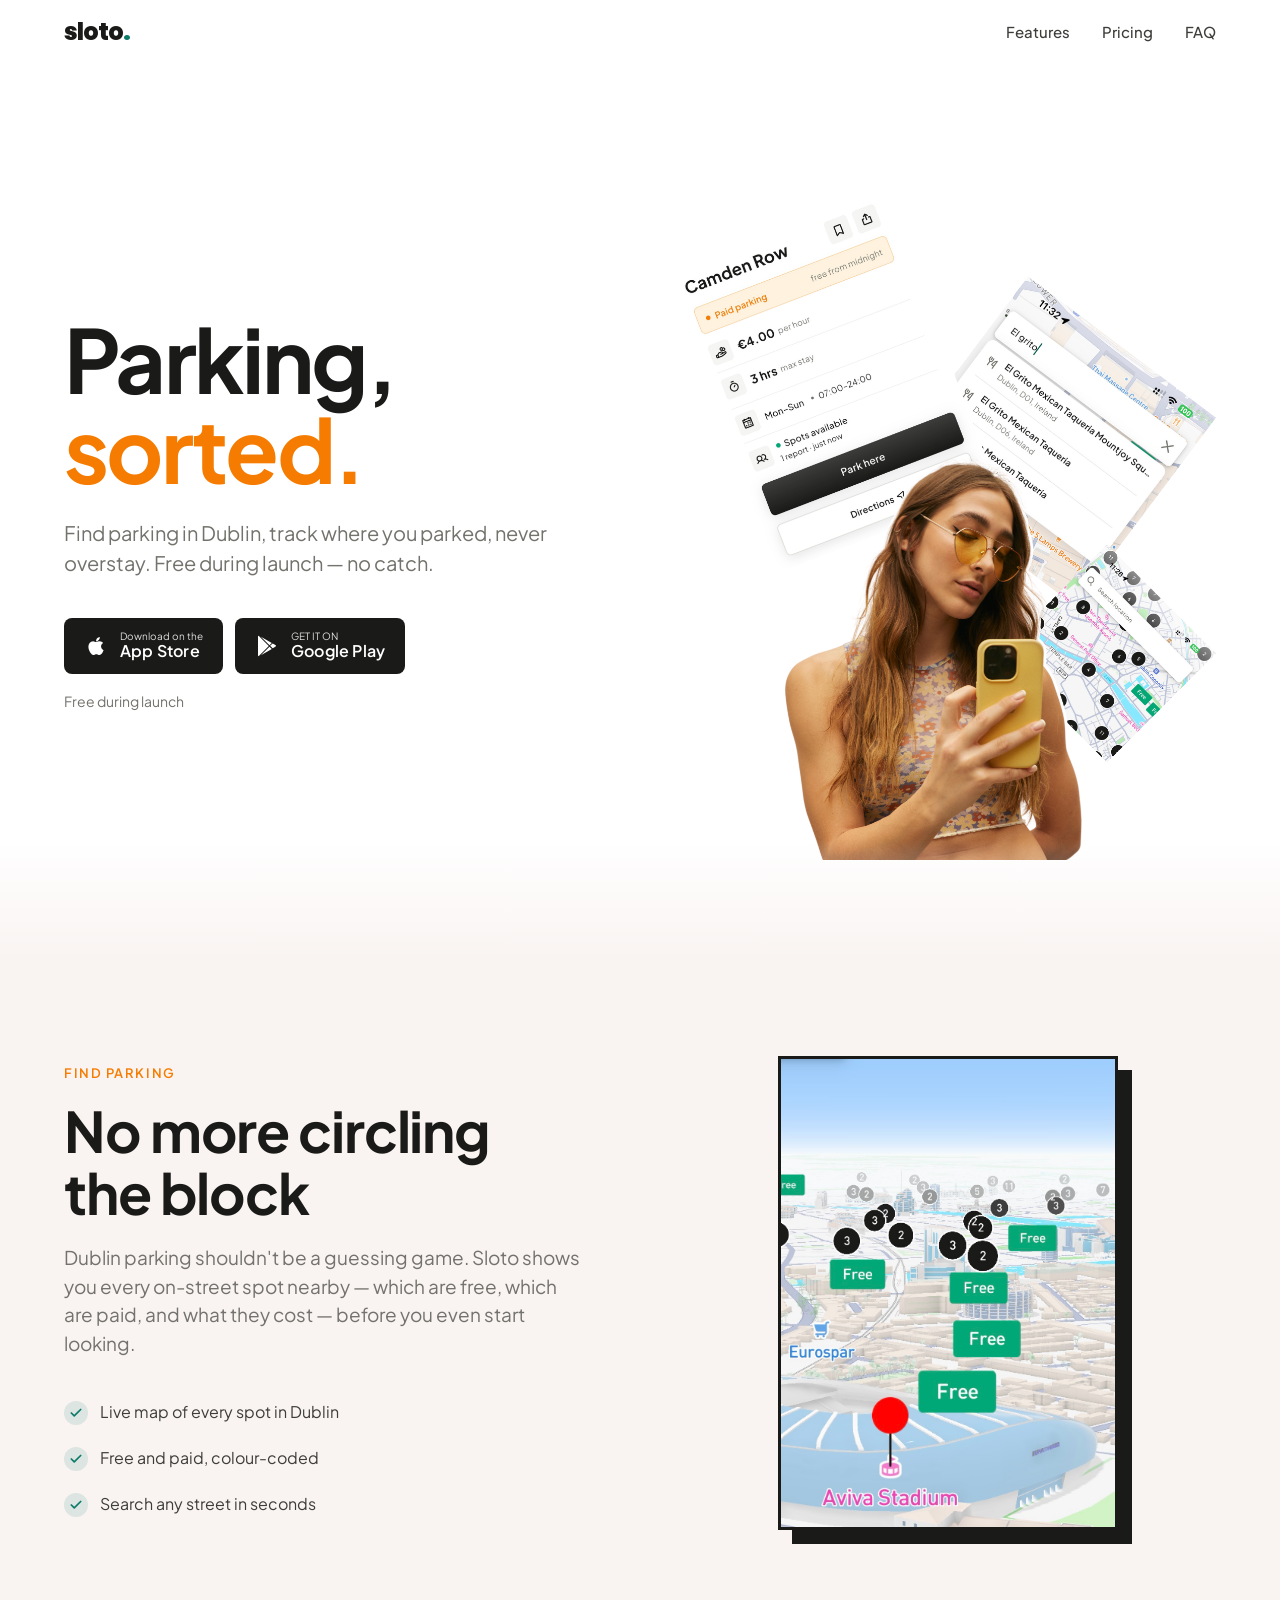
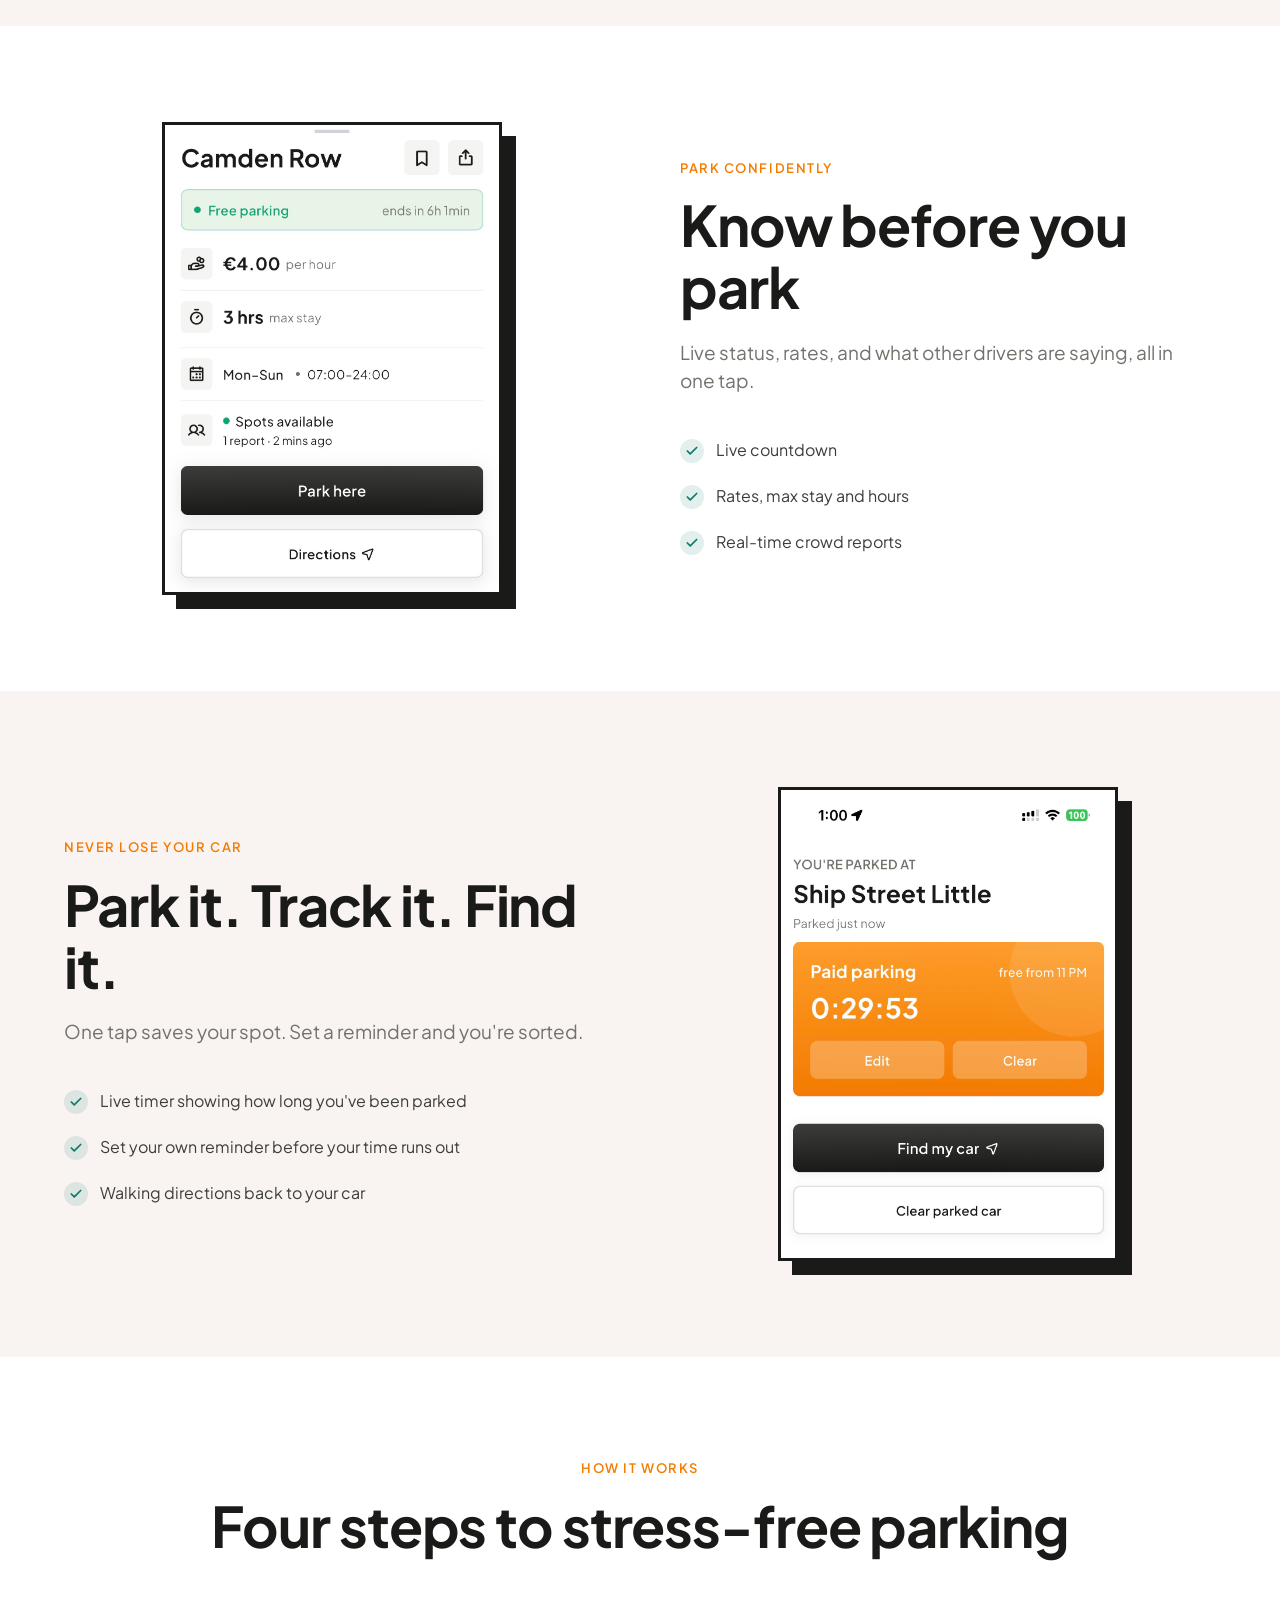
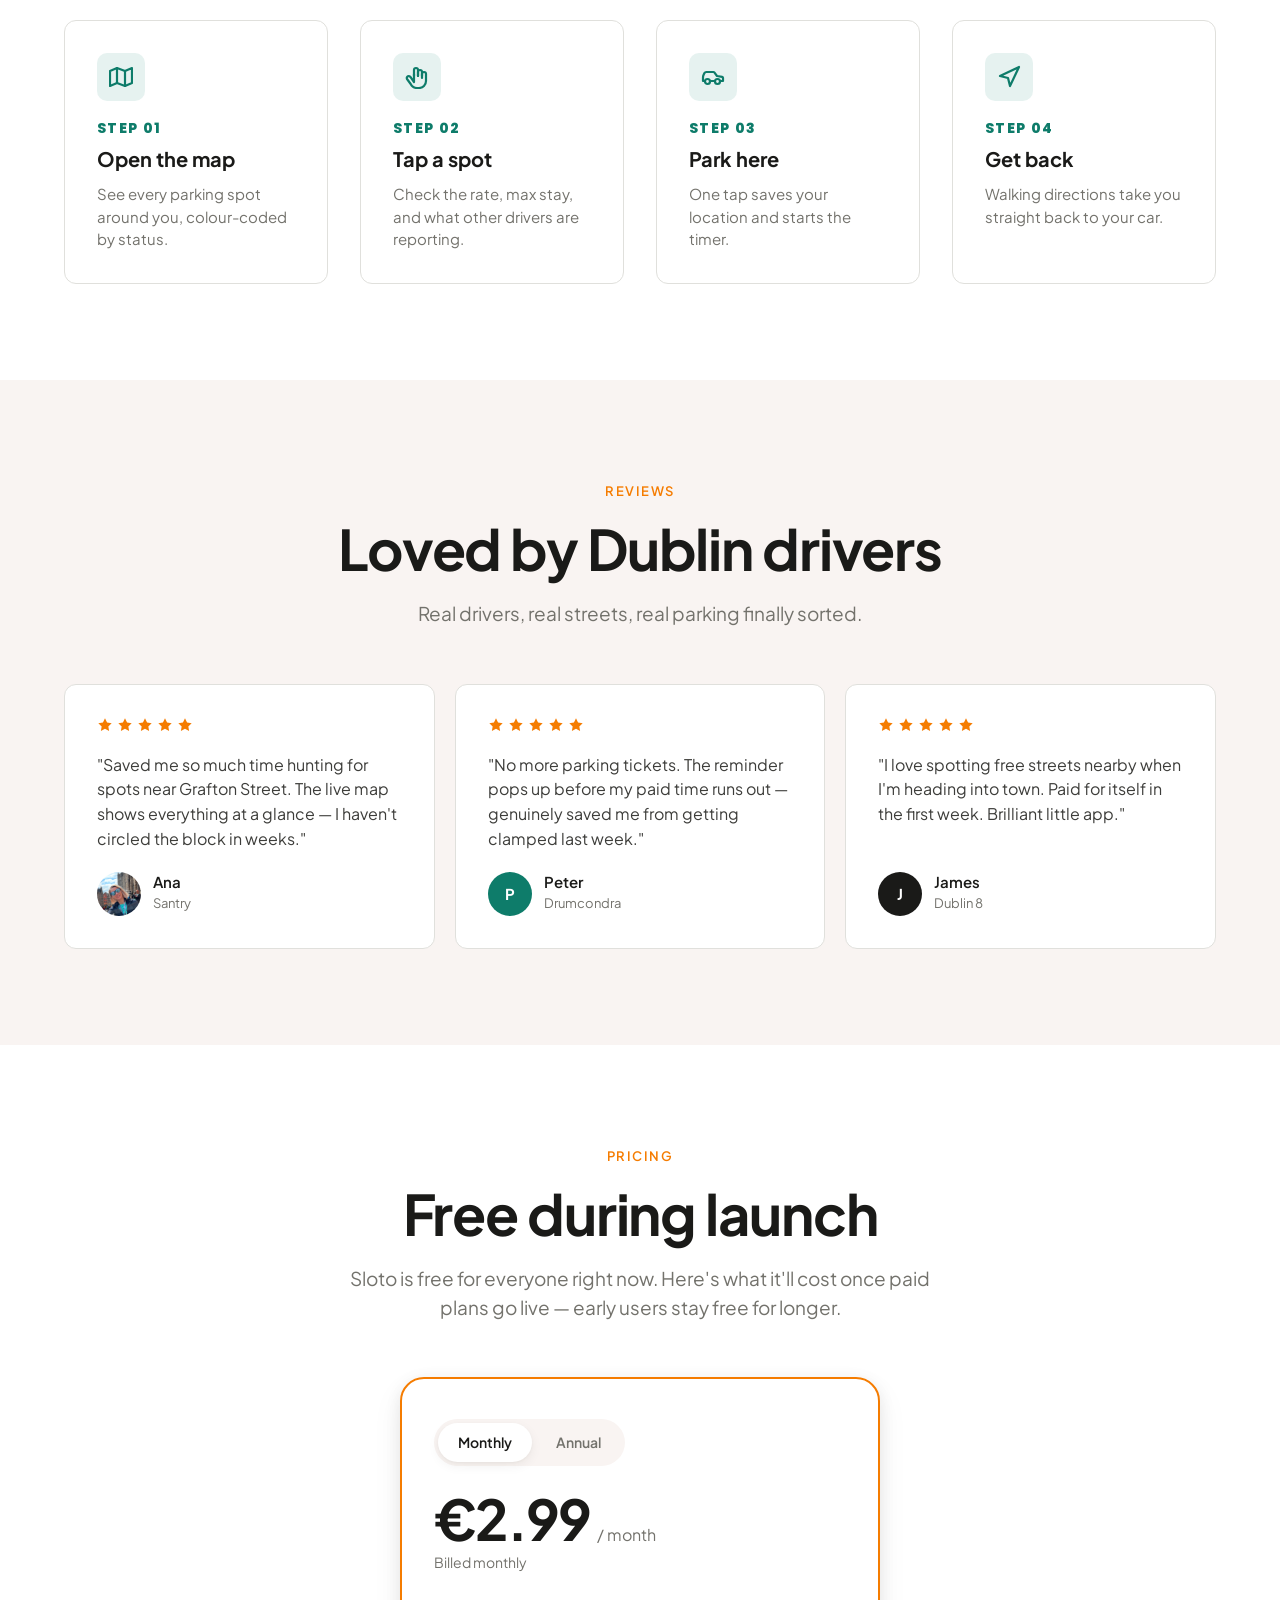
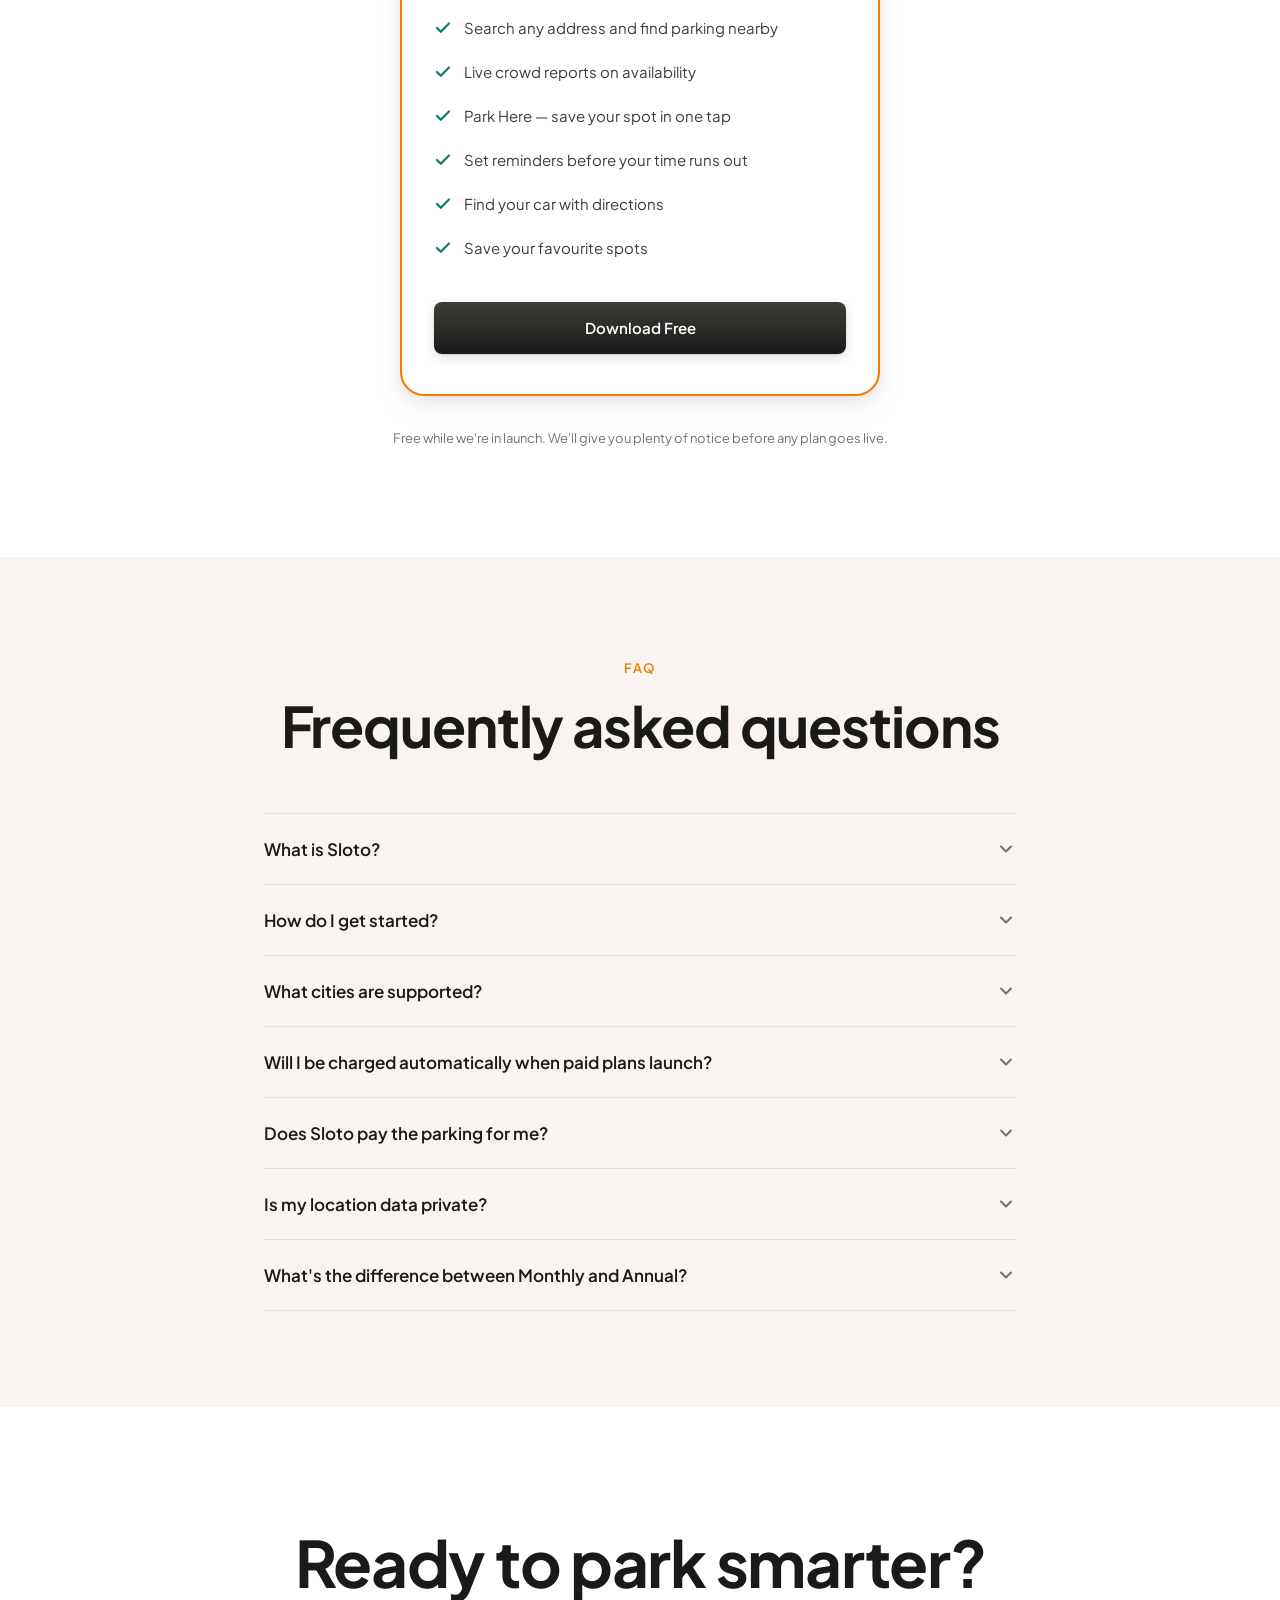
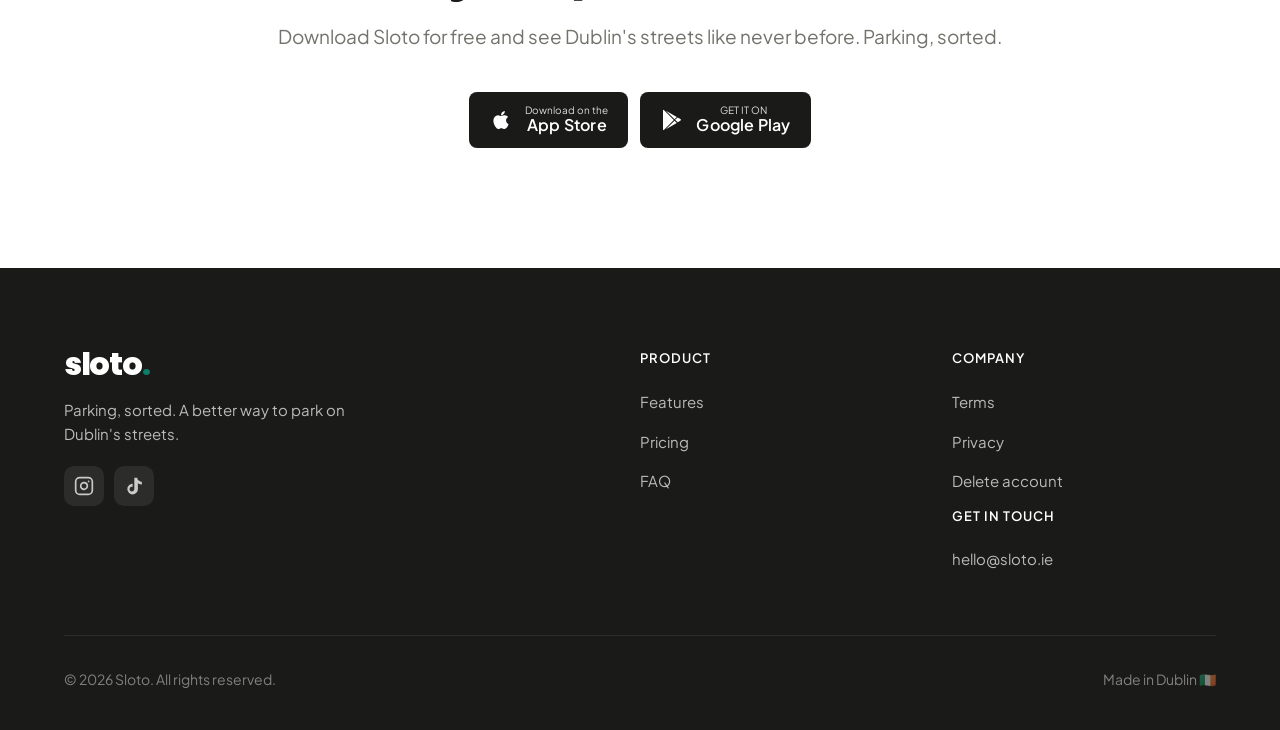
<file: index.html>
<!doctype html>
<html lang="en">
<head>
<meta charset="utf-8" />
<meta name="viewport" content="width=device-width, initial-scale=1, viewport-fit=cover" />
<meta name="description" content="Find parking in Dublin, track where you parked, never overstay. Free during launch." />
<meta name="theme-color" content="#ffffff" />
<title>Sloto — Parking, sorted.</title>
<link rel="icon" type="image/png" href="favicon.png" />
<link rel="stylesheet" href="styles.css" />
</head>
<body>

<!-- ── Navigation ─────────────────────────────────────────── -->
<nav class="nav" id="nav">
  <div class="wrap nav-inner">
    <a href="#top" class="wordmark" aria-label="Sloto home">sloto<span class="dot">.</span></a>
    <div class="nav-links">
      <a href="#features">Features</a>
      <a href="#pricing">Pricing</a>
      <a href="#faq">FAQ</a>
    </div>
    <button class="menu-toggle" id="menuToggle" aria-label="Toggle menu" aria-expanded="false">
      <span></span><span></span><span></span>
    </button>
  </div>
  <div class="menu-panel wrap" id="menuPanel">
    <a href="#features">Features</a>
    <a href="#pricing">Pricing</a>
    <a href="#faq">FAQ</a>
  </div>
</nav>

<!-- ── Hero ───────────────────────────────────────────────── -->
<header class="hero" id="top">
  <div class="wrap hero-inner">
    <div class="hero-text">
      <h1 class="reveal">Parking,<br /><span class="accent">sorted.</span></h1>
      <p class="subhead reveal reveal-delay-1">Find parking in Dublin, track where you parked, never overstay. Free during launch — no catch.</p>
      <div class="hero-ctas reveal reveal-delay-2">
        <a href="https://apps.apple.com/us/app/sloto/id6761368372" target="_blank" rel="noopener" class="store-badge" aria-label="Download on the App Store">
          <svg width="24" height="24" viewBox="0 0 24 24" fill="currentColor"><path d="M17.05 20.28c-.98.95-2.05.8-3.08.35-1.09-.46-2.09-.48-3.24 0-1.44.62-2.2.44-3.06-.35C2.79 15.25 3.51 7.59 9.05 7.31c1.35.07 2.29.74 3.08.8 1.18-.24 2.31-.93 3.57-.84 1.51.12 2.65.72 3.4 1.8-3.12 1.87-2.38 5.98.48 7.13-.57 1.5-1.31 2.99-2.54 4.09l.01-.01zM12.03 7.25c-.15-2.23 1.66-4.07 3.74-4.25.29 2.58-2.34 4.5-3.74 4.25z"/></svg>
          <div class="store-badge-text">
            <small>Download on the</small>
            <strong>App Store</strong>
          </div>
        </a>
        <a href="https://play.google.com/store/apps/details?id=com.sloto.app" target="_blank" rel="noopener" class="store-badge" aria-label="Get it on Google Play">
          <svg width="24" height="24" viewBox="0 0 24 24" fill="currentColor"><path d="M3.609 1.814L13.792 12 3.61 22.186a.996.996 0 0 1-.61-.92V2.734a1 1 0 0 1 .609-.92zm10.89 10.893l2.302 2.302-10.937 6.333 8.635-8.635zm3.199-3.198l2.684 1.553a1 1 0 0 1 0 1.676l-2.685 1.553-2.606-2.606 2.607-2.176zM5.864 2.658L16.802 8.99l-2.302 2.302-8.636-8.634z"/></svg>
          <div class="store-badge-text">
            <small>GET IT ON</small>
            <strong>Google Play</strong>
          </div>
        </a>
      </div>
      <p class="hero-note reveal reveal-delay-3">Free during launch</p>
    </div>
    <div class="hero-image reveal reveal-delay-1">
      <img src="hero-pic.png" alt="" />
    </div>
  </div>
</header>

<!-- ── Feature 1 ──────────────────────────────────────────── -->
<section class="section-soft" id="features">
  <div class="wrap">
    <div class="feature">
      <div class="feature-text reveal">
        <span class="section-kicker">Find parking</span>
        <h2 class="section-title">No more circling the block</h2>
        <p class="section-subtitle">Dublin parking shouldn't be a guessing game. Sloto shows you every on-street spot nearby — which are free, which are paid, and what they cost — before you even start looking.</p>
        <ul>
          <li><span class="check">
            <svg width="14" height="14" viewBox="0 0 24 24" fill="none" stroke="currentColor" stroke-width="3" stroke-linecap="round" stroke-linejoin="round"><polyline points="20 6 9 17 4 12"/></svg>
          </span>Live map of every spot in Dublin</li>
          <li><span class="check">
            <svg width="14" height="14" viewBox="0 0 24 24" fill="none" stroke="currentColor" stroke-width="3" stroke-linecap="round" stroke-linejoin="round"><polyline points="20 6 9 17 4 12"/></svg>
          </span>Free and paid, colour-coded</li>
          <li><span class="check">
            <svg width="14" height="14" viewBox="0 0 24 24" fill="none" stroke="currentColor" stroke-width="3" stroke-linecap="round" stroke-linejoin="round"><polyline points="20 6 9 17 4 12"/></svg>
          </span>Search any street in seconds</li>
        </ul>
      </div>
      <div class="feature-phone-wrap reveal reveal-delay-1">
        <img class="screenshot" src="map.png" alt="Map with parking spots" />
      </div>
    </div>
  </div>
</section>

<!-- ── Feature 2 ──────────────────────────────────────────── -->
<section>
  <div class="wrap">
    <div class="feature feature-reverse">
      <div class="feature-text reveal">
        <span class="section-kicker">Park confidently</span>
        <h2 class="section-title">Know before you park</h2>
        <p class="section-subtitle">Live status, rates, and what other drivers are saying, all in one tap.</p>
        <ul>
          <li><span class="check">
            <svg width="14" height="14" viewBox="0 0 24 24" fill="none" stroke="currentColor" stroke-width="3" stroke-linecap="round" stroke-linejoin="round"><polyline points="20 6 9 17 4 12"/></svg>
          </span>Live countdown</li>
          <li><span class="check">
            <svg width="14" height="14" viewBox="0 0 24 24" fill="none" stroke="currentColor" stroke-width="3" stroke-linecap="round" stroke-linejoin="round"><polyline points="20 6 9 17 4 12"/></svg>
          </span>Rates, max stay and hours</li>
          <li><span class="check">
            <svg width="14" height="14" viewBox="0 0 24 24" fill="none" stroke="currentColor" stroke-width="3" stroke-linecap="round" stroke-linejoin="round"><polyline points="20 6 9 17 4 12"/></svg>
          </span>Real-time crowd reports</li>
        </ul>
      </div>
      <div class="feature-phone-wrap reveal reveal-delay-1">
        <img class="screenshot" src="street-details.png" alt="Parking spot details sheet" />
      </div>
    </div>
  </div>
</section>

<!-- ── Feature 3 ──────────────────────────────────────────── -->
<section class="section-soft">
  <div class="wrap">
    <div class="feature">
      <div class="feature-text reveal">
        <span class="section-kicker">Never lose your car</span>
        <h2 class="section-title">Park it. Track it. Find it.</h2>
        <p class="section-subtitle">One tap saves your spot. Set a reminder and you're sorted.</p>
        <ul>
          <li><span class="check">
            <svg width="14" height="14" viewBox="0 0 24 24" fill="none" stroke="currentColor" stroke-width="3" stroke-linecap="round" stroke-linejoin="round"><polyline points="20 6 9 17 4 12"/></svg>
          </span>Live timer showing how long you've been parked</li>
          <li><span class="check">
            <svg width="14" height="14" viewBox="0 0 24 24" fill="none" stroke="currentColor" stroke-width="3" stroke-linecap="round" stroke-linejoin="round"><polyline points="20 6 9 17 4 12"/></svg>
          </span>Set your own reminder before your time runs out</li>
          <li><span class="check">
            <svg width="14" height="14" viewBox="0 0 24 24" fill="none" stroke="currentColor" stroke-width="3" stroke-linecap="round" stroke-linejoin="round"><polyline points="20 6 9 17 4 12"/></svg>
          </span>Walking directions back to your car</li>
        </ul>
      </div>
      <div class="feature-phone-wrap reveal reveal-delay-1">
        <img class="screenshot" src="parked-state.png" alt="My Car parked state with countdown" />
      </div>
    </div>
  </div>
</section>

<!-- ── How it works ──────────────────────────────────────── -->
<section>
  <div class="wrap">
    <div style="text-align:center">
      <span class="section-kicker reveal">How it works</span>
      <h2 class="section-title reveal reveal-delay-1">Four steps to stress-free parking</h2>
    </div>
    <div class="steps">
      <div class="step reveal">
        <div class="step-icon">
          <svg width="24" height="24" viewBox="0 0 24 24" fill="none" stroke="currentColor" stroke-width="2.2" stroke-linecap="round" stroke-linejoin="round"><path d="M1 6v15l7-3 8 3 7-3V3l-7 3-8-3-7 3z"/><path d="M8 3v15"/><path d="M16 6v15"/></svg>
        </div>
        <div class="step-num">STEP 01</div>
        <h3 class="step-title">Open the map</h3>
        <p class="step-desc">See every parking spot around you, colour-coded by status.</p>
      </div>
      <div class="step reveal reveal-delay-1">
        <div class="step-icon">
          <svg width="24" height="24" viewBox="0 0 24 24" fill="none" stroke="currentColor" stroke-width="2.2" stroke-linecap="round" stroke-linejoin="round"><path d="M9 11V5a2 2 0 0 1 4 0v6"/><path d="M13 11V7a2 2 0 0 1 4 0v6"/><path d="M17 11V9a2 2 0 0 1 4 0v7a7 7 0 0 1-7 7h-2a7 7 0 0 1-6.32-4L2 14a2 2 0 0 1 3.6-1.8L9 17V9"/></svg>
        </div>
        <div class="step-num">STEP 02</div>
        <h3 class="step-title">Tap a spot</h3>
        <p class="step-desc">Check the rate, max stay, and what other drivers are reporting.</p>
      </div>
      <div class="step reveal reveal-delay-2">
        <div class="step-icon">
          <svg width="24" height="24" viewBox="0 0 24 24" fill="none" stroke="currentColor" stroke-width="2.2" stroke-linecap="round" stroke-linejoin="round"><path d="M14 16H9m10 0h3v-3.15a1 1 0 0 0-.84-.99L16 11l-2.7-3.6a1 1 0 0 0-.8-.4H5.24a2 2 0 0 0-1.8 1.1l-.8 1.63A6 6 0 0 0 2 12.42V16h2"/><circle cx="6.5" cy="16.5" r="2.5"/><circle cx="16.5" cy="16.5" r="2.5"/></svg>
        </div>
        <div class="step-num">STEP 03</div>
        <h3 class="step-title">Park here</h3>
        <p class="step-desc">One tap saves your location and starts the timer.</p>
      </div>
      <div class="step reveal reveal-delay-3">
        <div class="step-icon">
          <svg width="24" height="24" viewBox="0 0 24 24" fill="none" stroke="currentColor" stroke-width="2.2" stroke-linecap="round" stroke-linejoin="round"><polygon points="3 11 22 2 13 21 11 13 3 11"/></svg>
        </div>
        <div class="step-num">STEP 04</div>
        <h3 class="step-title">Get back</h3>
        <p class="step-desc">Walking directions take you straight back to your car.</p>
      </div>
    </div>
  </div>
</section>

<!-- ── Reviews ────────────────────────────────────────────── -->
<section class="section-soft" id="reviews">
  <div class="wrap">
    <div style="text-align:center">
      <span class="section-kicker reveal">Reviews</span>
      <h2 class="section-title reveal reveal-delay-1">Loved by Dublin drivers</h2>
      <p class="section-subtitle reveal reveal-delay-2" style="margin: 0 auto;">Real drivers, real streets, real parking finally sorted.</p>
    </div>

    <div class="reviews-grid">
      <div class="review reveal">
        <div class="review-stars" aria-label="5 out of 5 stars">
          <svg width="16" height="16" viewBox="0 0 24 24" fill="currentColor"><path d="M12 2l3.09 6.26L22 9.27l-5 4.87 1.18 6.88L12 17.77l-6.18 3.25L7 14.14 2 9.27l6.91-1.01L12 2z"/></svg>
          <svg width="16" height="16" viewBox="0 0 24 24" fill="currentColor"><path d="M12 2l3.09 6.26L22 9.27l-5 4.87 1.18 6.88L12 17.77l-6.18 3.25L7 14.14 2 9.27l6.91-1.01L12 2z"/></svg>
          <svg width="16" height="16" viewBox="0 0 24 24" fill="currentColor"><path d="M12 2l3.09 6.26L22 9.27l-5 4.87 1.18 6.88L12 17.77l-6.18 3.25L7 14.14 2 9.27l6.91-1.01L12 2z"/></svg>
          <svg width="16" height="16" viewBox="0 0 24 24" fill="currentColor"><path d="M12 2l3.09 6.26L22 9.27l-5 4.87 1.18 6.88L12 17.77l-6.18 3.25L7 14.14 2 9.27l6.91-1.01L12 2z"/></svg>
          <svg width="16" height="16" viewBox="0 0 24 24" fill="currentColor"><path d="M12 2l3.09 6.26L22 9.27l-5 4.87 1.18 6.88L12 17.77l-6.18 3.25L7 14.14 2 9.27l6.91-1.01L12 2z"/></svg>
        </div>
        <p class="review-quote">"Saved me so much time hunting for spots near Grafton Street. The live map shows everything at a glance — I haven't circled the block in weeks."</p>
        <div class="review-author">
          <div class="review-avatar review-avatar-orange"><img src="ana.jpg" alt="Ana" /></div>
          <div>
            <div class="review-name">Ana</div>
            <div class="review-location">Santry</div>
          </div>
        </div>
      </div>

      <div class="review reveal reveal-delay-1">
        <div class="review-stars" aria-label="5 out of 5 stars">
          <svg width="16" height="16" viewBox="0 0 24 24" fill="currentColor"><path d="M12 2l3.09 6.26L22 9.27l-5 4.87 1.18 6.88L12 17.77l-6.18 3.25L7 14.14 2 9.27l6.91-1.01L12 2z"/></svg>
          <svg width="16" height="16" viewBox="0 0 24 24" fill="currentColor"><path d="M12 2l3.09 6.26L22 9.27l-5 4.87 1.18 6.88L12 17.77l-6.18 3.25L7 14.14 2 9.27l6.91-1.01L12 2z"/></svg>
          <svg width="16" height="16" viewBox="0 0 24 24" fill="currentColor"><path d="M12 2l3.09 6.26L22 9.27l-5 4.87 1.18 6.88L12 17.77l-6.18 3.25L7 14.14 2 9.27l6.91-1.01L12 2z"/></svg>
          <svg width="16" height="16" viewBox="0 0 24 24" fill="currentColor"><path d="M12 2l3.09 6.26L22 9.27l-5 4.87 1.18 6.88L12 17.77l-6.18 3.25L7 14.14 2 9.27l6.91-1.01L12 2z"/></svg>
          <svg width="16" height="16" viewBox="0 0 24 24" fill="currentColor"><path d="M12 2l3.09 6.26L22 9.27l-5 4.87 1.18 6.88L12 17.77l-6.18 3.25L7 14.14 2 9.27l6.91-1.01L12 2z"/></svg>
        </div>
        <p class="review-quote">"No more parking tickets. The reminder pops up before my paid time runs out — genuinely saved me from getting clamped last week."</p>
        <div class="review-author">
          <div class="review-avatar review-avatar-green">P</div>
          <div>
            <div class="review-name">Peter</div>
            <div class="review-location">Drumcondra</div>
          </div>
        </div>
      </div>

      <div class="review reveal reveal-delay-2">
        <div class="review-stars" aria-label="5 out of 5 stars">
          <svg width="16" height="16" viewBox="0 0 24 24" fill="currentColor"><path d="M12 2l3.09 6.26L22 9.27l-5 4.87 1.18 6.88L12 17.77l-6.18 3.25L7 14.14 2 9.27l6.91-1.01L12 2z"/></svg>
          <svg width="16" height="16" viewBox="0 0 24 24" fill="currentColor"><path d="M12 2l3.09 6.26L22 9.27l-5 4.87 1.18 6.88L12 17.77l-6.18 3.25L7 14.14 2 9.27l6.91-1.01L12 2z"/></svg>
          <svg width="16" height="16" viewBox="0 0 24 24" fill="currentColor"><path d="M12 2l3.09 6.26L22 9.27l-5 4.87 1.18 6.88L12 17.77l-6.18 3.25L7 14.14 2 9.27l6.91-1.01L12 2z"/></svg>
          <svg width="16" height="16" viewBox="0 0 24 24" fill="currentColor"><path d="M12 2l3.09 6.26L22 9.27l-5 4.87 1.18 6.88L12 17.77l-6.18 3.25L7 14.14 2 9.27l6.91-1.01L12 2z"/></svg>
          <svg width="16" height="16" viewBox="0 0 24 24" fill="currentColor"><path d="M12 2l3.09 6.26L22 9.27l-5 4.87 1.18 6.88L12 17.77l-6.18 3.25L7 14.14 2 9.27l6.91-1.01L12 2z"/></svg>
        </div>
        <p class="review-quote">"I love spotting free streets nearby when I'm heading into town. Paid for itself in the first week. Brilliant little app."</p>
        <div class="review-author">
          <div class="review-avatar review-avatar-dark">J</div>
          <div>
            <div class="review-name">James</div>
            <div class="review-location">Dublin 8</div>
          </div>
        </div>
      </div>
    </div>
  </div>
</section>

<!-- ── Pricing ────────────────────────────────────────────── -->
<section id="pricing">
  <div class="wrap">
    <div style="text-align:center">
      <span class="section-kicker reveal">Pricing</span>
      <h2 class="section-title reveal reveal-delay-1">Free during launch</h2>
      <p class="section-subtitle reveal reveal-delay-2" style="margin: 0 auto;">Sloto is free for everyone right now. Here's what it'll cost once paid plans go live — early users stay free for longer.</p>
    </div>

    <div class="pricing-grid pricing-single">
      <div class="plan plan-featured reveal" id="pricingPlan">
        <span class="plan-badge" id="planBadge" hidden>Best Value</span>

        <div class="plan-toggle" role="tablist" aria-label="Billing period">
          <button type="button" class="plan-toggle-btn is-active" data-plan="monthly" role="tab" aria-selected="true">Monthly</button>
          <button type="button" class="plan-toggle-btn" data-plan="annual" role="tab" aria-selected="false">Annual</button>
        </div>

        <div class="plan-price">
          <span class="amount" id="planAmount">€2.99</span>
          <span class="period" id="planPeriod">/ month</span>
        </div>
        <p class="plan-sub" id="planSub">Billed monthly</p>

        <ul>
          <li>Search any address and find parking nearby</li>
          <li>Live crowd reports on availability</li>
          <li>Park Here — save your spot in one tap</li>
          <li>Set reminders before your time runs out</li>
          <li>Find your car with directions</li>
          <li>Save your favourite spots</li>
        </ul>

        <a href="#top" class="btn btn-primary">Download Free</a>
      </div>
    </div>

    <p class="plan-footnote">Free while we're in launch. We'll give you plenty of notice before any plan goes live.</p>
  </div>
</section>

<!-- ── FAQ ────────────────────────────────────────────────── -->
<section class="section-soft" id="faq">
  <div class="wrap wrap-narrow">
    <div style="text-align:center">
      <span class="section-kicker reveal">FAQ</span>
      <h2 class="section-title reveal reveal-delay-1">Frequently asked questions</h2>
    </div>

    <div class="faq-list">
      <div class="faq-item">
        <button class="faq-question" aria-expanded="false">
          What is Sloto?
          <svg class="faq-chevron" viewBox="0 0 24 24" fill="none" stroke="currentColor" stroke-width="2.5" stroke-linecap="round" stroke-linejoin="round"><polyline points="6 9 12 15 18 9"/></svg>
        </button>
        <div class="faq-answer"><div class="faq-answer-inner">
          Sloto helps Dublin drivers find on-street parking, see rates and availability, track where they parked, and avoid overstaying. Everything you need, one app.
        </div></div>
      </div>

      <div class="faq-item">
        <button class="faq-question" aria-expanded="false">
          How do I get started?
          <svg class="faq-chevron" viewBox="0 0 24 24" fill="none" stroke="currentColor" stroke-width="2.5" stroke-linecap="round" stroke-linejoin="round"><polyline points="6 9 12 15 18 9"/></svg>
        </button>
        <div class="faq-answer"><div class="faq-answer-inner">
          Download Sloto from the App Store or Google Play and sign in. The app is free for everyone during launch — no payment required. We'll give you plenty of notice before any paid plans go live.
        </div></div>
      </div>

      <div class="faq-item">
        <button class="faq-question" aria-expanded="false">
          What cities are supported?
          <svg class="faq-chevron" viewBox="0 0 24 24" fill="none" stroke="currentColor" stroke-width="2.5" stroke-linecap="round" stroke-linejoin="round"><polyline points="6 9 12 15 18 9"/></svg>
        </button>
        <div class="faq-answer"><div class="faq-answer-inner">
          Sloto is live in Dublin. Other Irish cities are on the roadmap — if you'd like to see Sloto in your city, email us at hello@sloto.ie.
        </div></div>
      </div>

      <div class="faq-item">
        <button class="faq-question" aria-expanded="false">
          Will I be charged automatically when paid plans launch?
          <svg class="faq-chevron" viewBox="0 0 24 24" fill="none" stroke="currentColor" stroke-width="2.5" stroke-linecap="round" stroke-linejoin="round"><polyline points="6 9 12 15 18 9"/></svg>
        </button>
        <div class="faq-answer"><div class="faq-answer-inner">
          No. Sloto is free during launch and we'll notify you well in advance before any paid plans go live. When they do, you'll choose whether to subscribe — and if you do, you can cancel anytime from your phone's subscription settings.
        </div></div>
      </div>

      <div class="faq-item">
        <button class="faq-question" aria-expanded="false">
          Does Sloto pay the parking for me?
          <svg class="faq-chevron" viewBox="0 0 24 24" fill="none" stroke="currentColor" stroke-width="2.5" stroke-linecap="round" stroke-linejoin="round"><polyline points="6 9 12 15 18 9"/></svg>
        </button>
        <div class="faq-answer"><div class="faq-answer-inner">
          Not yet. You'll still need to pay at the meter. Sloto helps you find the right spot, understand the rates, and avoid overstaying — payments are coming in a future update.
        </div></div>
      </div>

      <div class="faq-item">
        <button class="faq-question" aria-expanded="false">
          Is my location data private?
          <svg class="faq-chevron" viewBox="0 0 24 24" fill="none" stroke="currentColor" stroke-width="2.5" stroke-linecap="round" stroke-linejoin="round"><polyline points="6 9 12 15 18 9"/></svg>
        </button>
        <div class="faq-answer"><div class="faq-answer-inner">
          Your location is used only on your device to show nearby spots and remember where you parked. We don't track or share your location history. See our <a href="privacy.html" style="color: var(--brand); text-decoration: underline;">privacy policy</a> for details.
        </div></div>
      </div>

      <div class="faq-item">
        <button class="faq-question" aria-expanded="false">
          What's the difference between Monthly and Annual?
          <svg class="faq-chevron" viewBox="0 0 24 24" fill="none" stroke="currentColor" stroke-width="2.5" stroke-linecap="round" stroke-linejoin="round"><polyline points="6 9 12 15 18 9"/></svg>
        </button>
        <div class="faq-answer"><div class="faq-answer-inner">
          Both plans give you full access to every feature. Annual works out cheaper if you use Sloto regularly — you save around 45% compared to paying monthly.
        </div></div>
      </div>
    </div>
  </div>
</section>

<!-- ── Final CTA ──────────────────────────────────────────── -->
<section class="final-cta" id="download">
  <div class="wrap">
    <h2 class="reveal">Ready to park smarter?</h2>
    <p class="reveal reveal-delay-1">Download Sloto for free and see Dublin's streets like never before. Parking, sorted.</p>
    <div class="store-badges reveal reveal-delay-2">
      <a href="https://apps.apple.com/us/app/sloto/id6761368372" target="_blank" rel="noopener" class="store-badge" aria-label="Download on the App Store">
        <svg width="24" height="24" viewBox="0 0 24 24" fill="currentColor"><path d="M17.05 20.28c-.98.95-2.05.8-3.08.35-1.09-.46-2.09-.48-3.24 0-1.44.62-2.2.44-3.06-.35C2.79 15.25 3.51 7.59 9.05 7.31c1.35.07 2.29.74 3.08.8 1.18-.24 2.31-.93 3.57-.84 1.51.12 2.65.72 3.4 1.8-3.12 1.87-2.38 5.98.48 7.13-.57 1.5-1.31 2.99-2.54 4.09l.01-.01zM12.03 7.25c-.15-2.23 1.66-4.07 3.74-4.25.29 2.58-2.34 4.5-3.74 4.25z"/></svg>
        <div class="store-badge-text">
          <small>Download on the</small>
          <strong>App Store</strong>
        </div>
      </a>
      <a href="https://play.google.com/store/apps/details?id=com.sloto.app" target="_blank" rel="noopener" class="store-badge" aria-label="Get it on Google Play">
        <svg width="24" height="24" viewBox="0 0 24 24" fill="currentColor"><path d="M3.609 1.814L13.792 12 3.61 22.186a.996.996 0 0 1-.61-.92V2.734a1 1 0 0 1 .609-.92zm10.89 10.893l2.302 2.302-10.937 6.333 8.635-8.635zm3.199-3.198l2.684 1.553a1 1 0 0 1 0 1.676l-2.685 1.553-2.606-2.606 2.607-2.176zM5.864 2.658L16.802 8.99l-2.302 2.302-8.636-8.634z"/></svg>
        <div class="store-badge-text">
          <small>GET IT ON</small>
          <strong>Google Play</strong>
        </div>
      </a>
    </div>
  </div>
</section>

<!-- ── Footer ─────────────────────────────────────────────── -->
<footer class="footer">
  <div class="wrap">
    <div class="footer-inner">
      <div class="footer-brand">
        <a href="#top" class="wordmark" aria-label="Sloto home">sloto<span class="dot">.</span></a>
        <p>Parking, sorted. A better way to park on Dublin's streets.</p>
        <div class="footer-socials">
          <a href="https://instagram.com/slotoapp" target="_blank" rel="noopener" aria-label="Sloto on Instagram" class="social-icon">
            <svg width="20" height="20" viewBox="0 0 24 24" fill="none" stroke="currentColor" stroke-width="2" stroke-linecap="round" stroke-linejoin="round">
              <rect x="2" y="2" width="20" height="20" rx="5" ry="5"/>
              <path d="M16 11.37A4 4 0 1 1 12.63 8 4 4 0 0 1 16 11.37z"/>
              <line x1="17.5" y1="6.5" x2="17.51" y2="6.5"/>
            </svg>
          </a>
          <a href="https://tiktok.com/@slotoapp" target="_blank" rel="noopener" aria-label="Sloto on TikTok" class="social-icon">
            <svg width="20" height="20" viewBox="0 0 24 24" fill="currentColor">
              <path d="M19.59 6.69a4.83 4.83 0 0 1-3.77-4.25V2h-3.45v13.67a2.89 2.89 0 0 1-5.2 1.74 2.89 2.89 0 0 1 2.31-4.64 2.93 2.93 0 0 1 .88.13V9.4a6.84 6.84 0 0 0-1-.05A6.33 6.33 0 0 0 5.8 20.1a6.34 6.34 0 0 0 10.86-4.43v-7a8.16 8.16 0 0 0 4.77 1.52v-3.4a4.85 4.85 0 0 1-1.84-.1z"/>
            </svg>
          </a>
        </div>
      </div>
      <div class="footer-col">
        <h4>Product</h4>
        <ul>
          <li><a href="#features">Features</a></li>
          <li><a href="#pricing">Pricing</a></li>
          <li><a href="#faq">FAQ</a></li>
        </ul>
      </div>
      <div class="footer-col">
        <h4>Company</h4>
        <ul>
          <li><a href="terms.html">Terms</a></li>
          <li><a href="privacy.html">Privacy</a></li>
          <li><a href="delete-account.html">Delete account</a></li>
        </ul>
        <h4 class="footer-contact-heading">Get in touch</h4>
        <p class="footer-contact-email">hello@sloto.ie</p>
      </div>
    </div>
    <div class="footer-bottom">
      <span>© <span id="year"></span> Sloto. All rights reserved.</span>
      <span>Made in Dublin 🇮🇪</span>
    </div>
  </div>
</footer>

<script src="app.js"></script>
</body>
</html>
</file>
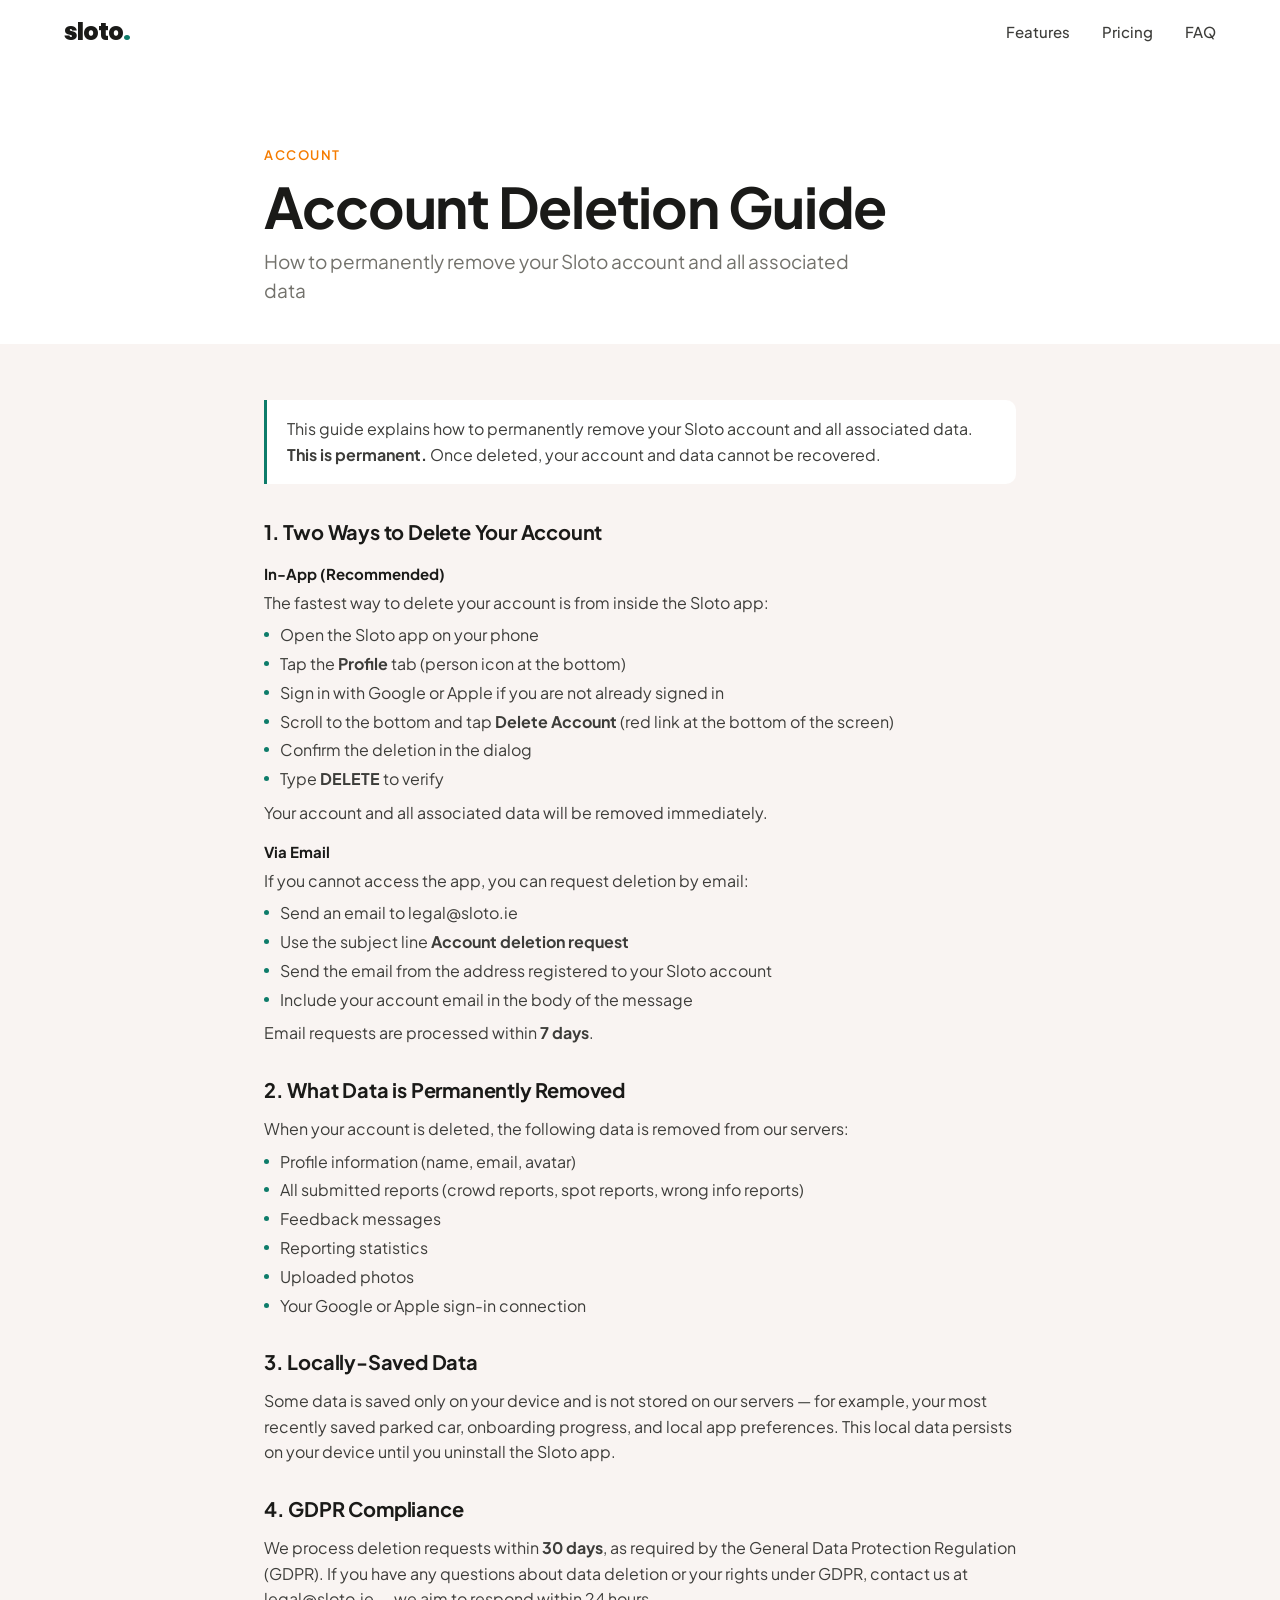
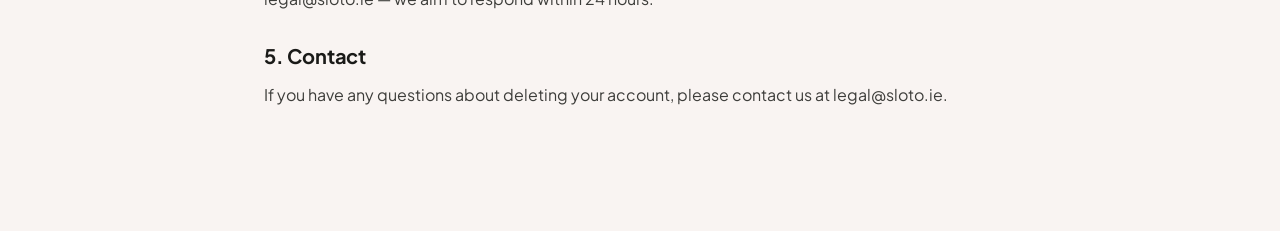
<file: delete-account.html>
<!doctype html>
<html lang="en">
<head>
<meta charset="utf-8" />
<meta name="viewport" content="width=device-width, initial-scale=1, viewport-fit=cover" />
<meta name="description" content="Sloto Account Deletion Guide — how to permanently delete your Sloto account and all associated data." />
<meta name="theme-color" content="#ffffff" />
<title>Delete Account — Sloto</title>
<link rel="icon" type="image/png" href="favicon.png" />
<link rel="stylesheet" href="styles.css" />
</head>
<body>

<!-- ── Navigation ─────────────────────────────────────────── -->
<nav class="nav" id="nav">
  <div class="wrap nav-inner">
    <a href="index.html" class="wordmark" aria-label="Sloto home">sloto<span class="dot">.</span></a>
    <div class="nav-links">
      <a href="index.html#features">Features</a>
      <a href="index.html#pricing">Pricing</a>
      <a href="index.html#faq">FAQ</a>
    </div>
    <button class="menu-toggle" id="menuToggle" aria-label="Toggle menu" aria-expanded="false">
      <span></span><span></span><span></span>
    </button>
  </div>
  <div class="menu-panel wrap" id="menuPanel">
    <a href="index.html#features">Features</a>
    <a href="index.html#pricing">Pricing</a>
    <a href="index.html#faq">FAQ</a>
  </div>
</nav>

<!-- ── Hero ───────────────────────────────────────────────── -->
<header class="legal-hero">
  <div class="wrap wrap-narrow">
    <span class="section-kicker">Account</span>
    <h1 class="section-title">Account Deletion Guide</h1>
    <p class="section-subtitle">How to permanently remove your Sloto account and all associated data</p>
  </div>
</header>

<!-- ── Content ────────────────────────────────────────────── -->
<main class="legal-page">
  <div class="wrap wrap-narrow">
    <p class="legal-intro">This guide explains how to permanently remove your Sloto account and all associated data. <strong>This is permanent.</strong> Once deleted, your account and data cannot be recovered.</p>

    <section class="legal-section">
      <h2>1. Two Ways to Delete Your Account</h2>
      <h3>In-App (Recommended)</h3>
      <p>The fastest way to delete your account is from inside the Sloto app:</p>
      <ul>
        <li>Open the Sloto app on your phone</li>
        <li>Tap the <strong>Profile</strong> tab (person icon at the bottom)</li>
        <li>Sign in with Google or Apple if you are not already signed in</li>
        <li>Scroll to the bottom and tap <strong>Delete Account</strong> (red link at the bottom of the screen)</li>
        <li>Confirm the deletion in the dialog</li>
        <li>Type <strong>DELETE</strong> to verify</li>
      </ul>
      <p>Your account and all associated data will be removed immediately.</p>

      <h3>Via Email</h3>
      <p>If you cannot access the app, you can request deletion by email:</p>
      <ul>
        <li>Send an email to legal@sloto.ie</li>
        <li>Use the subject line <strong>Account deletion request</strong></li>
        <li>Send the email from the address registered to your Sloto account</li>
        <li>Include your account email in the body of the message</li>
      </ul>
      <p>Email requests are processed within <strong>7 days</strong>.</p>
    </section>

    <section class="legal-section">
      <h2>2. What Data is Permanently Removed</h2>
      <p>When your account is deleted, the following data is removed from our servers:</p>
      <ul>
        <li>Profile information (name, email, avatar)</li>
        <li>All submitted reports (crowd reports, spot reports, wrong info reports)</li>
        <li>Feedback messages</li>
        <li>Reporting statistics</li>
        <li>Uploaded photos</li>
        <li>Your Google or Apple sign-in connection</li>
      </ul>
    </section>

    <section class="legal-section">
      <h2>3. Locally-Saved Data</h2>
      <p>Some data is saved only on your device and is not stored on our servers — for example, your most recently saved parked car, onboarding progress, and local app preferences. This local data persists on your device until you uninstall the Sloto app.</p>
    </section>

    <section class="legal-section">
      <h2>4. GDPR Compliance</h2>
      <p>We process deletion requests within <strong>30 days</strong>, as required by the General Data Protection Regulation (GDPR). If you have any questions about data deletion or your rights under GDPR, contact us at legal@sloto.ie — we aim to respond within 24 hours.</p>
    </section>

    <section class="legal-section">
      <h2>5. Contact</h2>
      <p>If you have any questions about deleting your account, please contact us at legal@sloto.ie.</p>
    </section>
  </div>
</main>

<script src="app.js"></script>
</body>
</html>
</file>
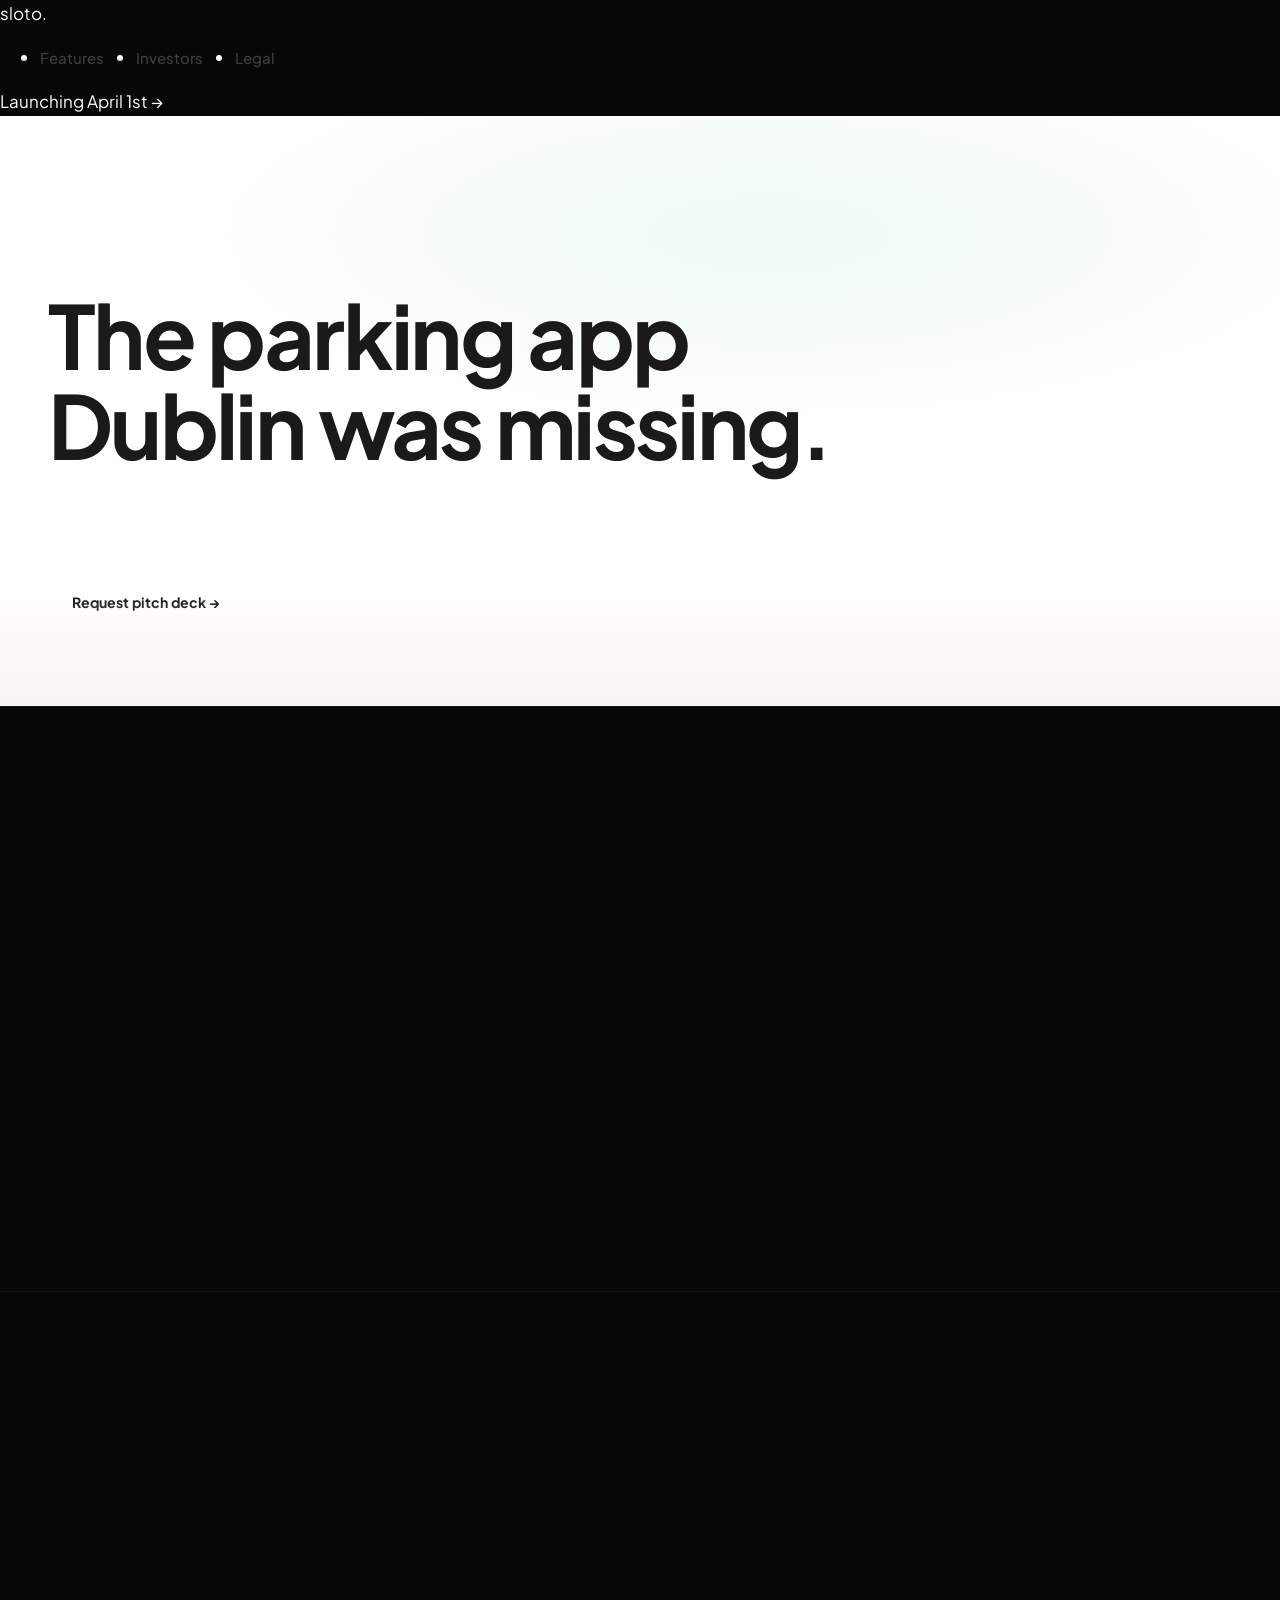
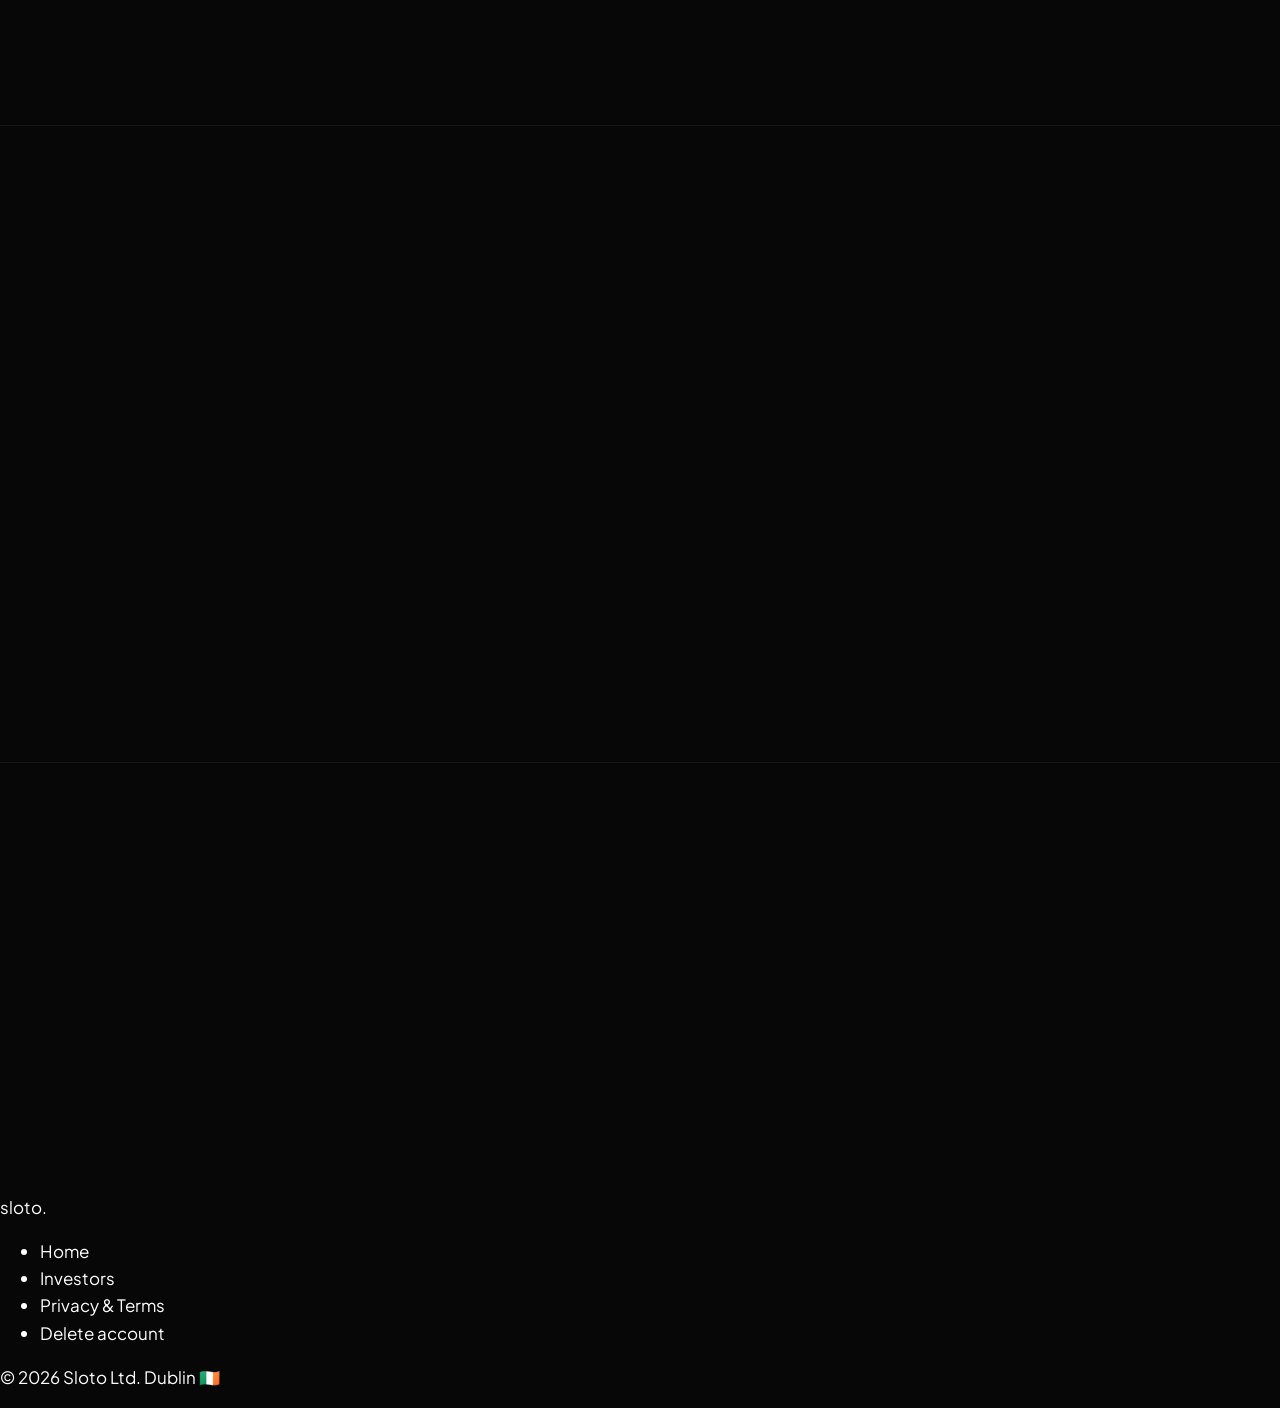
<file: investors.html>
<!DOCTYPE html>
<html lang="en">
<head>
<meta charset="UTF-8"/>
<meta name="viewport" content="width=device-width,initial-scale=1.0"/>
<title>sloto. — Investor Overview</title>
<meta name="description" content="Sloto is the parking app Dublin was missing. 1,200+ verified spots, freemium model, launching April 1st 2026."/>
<link rel="preconnect" href="https://fonts.googleapis.com"/>
<link rel="preconnect" href="https://fonts.gstatic.com" crossorigin/>
<link href="https://fonts.googleapis.com/css2?family=Poppins:wght@400;500;600;700;800;900&display=swap" rel="stylesheet"/>
<link rel="stylesheet" href="styles.css"/>
<style>
body{background:#070707;color:#fff;}

/* HERO */
.hero{padding:110px 20px 72px;position:relative;overflow:hidden;}
.hero::before{content:'';position:absolute;inset:0;background:radial-gradient(ellipse 70% 50% at 60% 20%,rgba(34,197,94,.07) 0%,transparent 70%);pointer-events:none;}
.hero-eyebrow{font-size:.68rem;font-weight:700;letter-spacing:.12em;text-transform:uppercase;color:var(--green);margin-bottom:16px;animation:fadeUp .6s ease both;}
.hero-title{font-size:clamp(2.4rem,8vw,4.6rem);font-weight:900;letter-spacing:-.05em;line-height:.97;margin-bottom:20px;animation:fadeUp .6s .1s ease both;}
.hero-title em{font-style:normal;color:var(--green);}
.hero-sub{font-size:.95rem;color:rgba(255,255,255,.42);line-height:1.72;max-width:540px;margin-bottom:32px;animation:fadeUp .6s .2s ease both;}
.hero-sub strong{color:rgba(255,255,255,.75);font-weight:600;}
.hero-cta{display:inline-flex;align-items:center;gap:8px;background:var(--green);color:#000;font-size:.88rem;font-weight:800;padding:13px 24px;border-radius:10px;text-decoration:none;transition:opacity .2s;animation:fadeUp .6s .3s ease both;}
.hero-cta:hover{opacity:.85;}
@keyframes fadeUp{from{opacity:0;transform:translateY(20px);}to{opacity:1;transform:none;}}

/* SHARED SECTION */
.sec{padding:72px 20px;max-width:1000px;margin:0 auto;}
.sec-label{font-size:.68rem;font-weight:700;letter-spacing:.12em;text-transform:uppercase;color:var(--green);margin-bottom:10px;}
.sec-title{font-size:clamp(1.7rem,5vw,2.6rem);font-weight:900;letter-spacing:-.04em;line-height:1.04;margin-bottom:12px;}
.sec-sub{font-size:.9rem;color:rgba(255,255,255,.38);line-height:1.72;max-width:520px;margin-bottom:48px;}

/* TRACTION STATS */
.stat-grid{display:grid;grid-template-columns:repeat(2,1fr);gap:10px;}
.stat-card{background:rgba(255,255,255,.04);border:1px solid rgba(255,255,255,.07);border-radius:14px;padding:24px 20px;}
.stat-card-n{font-size:2rem;font-weight:900;letter-spacing:-.04em;color:#fff;margin-bottom:4px;}
.stat-card-l{font-size:.8rem;color:rgba(255,255,255,.35);line-height:1.5;}
.stat-card.green{background:rgba(34,197,94,.07);border-color:rgba(34,197,94,.18);}
.stat-card.green .stat-card-n{color:var(--green);}

/* PROBLEM / SOLUTION */
.ps-grid{display:grid;grid-template-columns:1fr;gap:12px;}
.ps-card{border-radius:14px;padding:28px 24px;}
.ps-card.problem{background:rgba(239,68,68,.06);border:1px solid rgba(239,68,68,.15);}
.ps-card.solution{background:rgba(34,197,94,.06);border:1px solid rgba(34,197,94,.15);}
.ps-tag{font-size:.65rem;font-weight:700;letter-spacing:.1em;text-transform:uppercase;margin-bottom:10px;}
.ps-card.problem .ps-tag{color:#EF4444;}
.ps-card.solution .ps-tag{color:var(--green);}
.ps-card-title{font-size:1.05rem;font-weight:800;letter-spacing:-.02em;margin-bottom:14px;}
.ps-list{list-style:none;display:flex;flex-direction:column;gap:8px;}
.ps-list li{font-size:.84rem;color:rgba(255,255,255,.42);line-height:1.6;display:flex;align-items:flex-start;gap:8px;}
.ps-list li::before{content:'';width:5px;height:5px;border-radius:50%;flex-shrink:0;margin-top:7px;}
.ps-card.problem .ps-list li::before{background:#EF4444;}
.ps-card.solution .ps-list li::before{background:var(--green);}

/* MARKET STATS */
.market-grid{display:grid;grid-template-columns:repeat(2,1fr);gap:10px;}
.market-card{background:rgba(255,255,255,.04);border:1px solid rgba(255,255,255,.07);border-radius:14px;padding:24px 20px;text-align:center;}
.market-n{font-size:2rem;font-weight:900;letter-spacing:-.04em;color:var(--green);margin-bottom:6px;}
.market-l{font-size:.78rem;color:rgba(255,255,255,.35);line-height:1.5;}

/* BUSINESS MODEL */
.model-steps{display:flex;flex-direction:column;gap:10px;}
.model-step{background:rgba(255,255,255,.04);border:1px solid rgba(255,255,255,.07);border-radius:14px;padding:24px;display:flex;gap:20px;align-items:flex-start;}
.model-step.active{background:rgba(34,197,94,.07);border-color:rgba(34,197,94,.18);}
.model-step-tag{font-size:.65rem;font-weight:700;letter-spacing:.08em;text-transform:uppercase;color:rgba(255,255,255,.25);white-space:nowrap;padding-top:3px;min-width:90px;}
.model-step.active .model-step-tag{color:var(--green);}
.model-step-title{font-size:1rem;font-weight:800;letter-spacing:-.02em;margin-bottom:6px;}
.model-step.active .model-step-title{color:var(--green);}
.model-step-body{font-size:.83rem;color:rgba(255,255,255,.38);line-height:1.65;}

/* ROADMAP */
.roadmap{display:flex;flex-direction:column;}
.rm-item{display:flex;gap:20px;padding:20px 0;border-bottom:1px solid rgba(255,255,255,.06);}
.rm-item:last-child{border-bottom:none;}
.rm-date{font-size:.75rem;font-weight:700;color:var(--green);min-width:80px;padding-top:2px;flex-shrink:0;}
.rm-title{font-size:.92rem;font-weight:800;letter-spacing:-.02em;margin-bottom:4px;}
.rm-body{font-size:.82rem;color:rgba(255,255,255,.35);line-height:1.6;}

/* CTA */
.cta-sec{padding:72px 20px 100px;text-align:center;}
.cta-inner{max-width:520px;margin:0 auto;}
.cta-title{font-size:clamp(1.8rem,5vw,2.8rem);font-weight:900;letter-spacing:-.04em;line-height:1.04;margin-bottom:14px;}
.cta-sub{font-size:.9rem;color:rgba(255,255,255,.38);line-height:1.72;margin-bottom:32px;}
.cta-email{display:inline-block;font-size:1.1rem;font-weight:800;color:var(--green);text-decoration:none;border-bottom:2px solid rgba(34,197,94,.3);padding-bottom:2px;transition:border-color .2s;}
.cta-email:hover{border-color:var(--green);}
.cta-note{margin-top:16px;font-size:.76rem;color:rgba(255,255,255,.2);}

.sec-divider{border:none;border-top:1px solid rgba(255,255,255,.06);margin:0;}

@media(min-width:600px){
  .ps-grid{grid-template-columns:1fr 1fr;}
  .stat-grid{grid-template-columns:repeat(4,1fr);}
  .market-grid{grid-template-columns:repeat(4,1fr);}
}
@media(min-width:768px){
  .hero{padding:130px 48px 80px;}
  .sec{padding:80px 48px;}
  .model-step{gap:28px;}
}
</style>
</head>
<body>

<nav class="dark">
  <a href="index.html" class="nav-logo">sloto<span>.</span></a>
  <ul class="nav-links">
    <li><a href="index.html">Features</a></li>
    <li><a href="investors.html" class="active">Investors</a></li>
    <li><a href="legal.html">Legal</a></li>
  </ul>
  <a href="#contact" class="nav-launch">Launching April 1st →</a>
</nav>

<!-- HERO -->
<section class="hero">
  <p class="hero-eyebrow">Investor Overview · March 2026</p>
  <h1 class="hero-title">The parking app<br><em>Dublin was missing.</em></h1>
  <p class="hero-sub"><strong>1,200+ verified on-street spots.</strong> Real-time free vs paid status. One-tap parking. Launching April 1st on iOS and Android.</p>
  <a href="mailto:hello@sloto.ie" class="hero-cta">Request pitch deck →</a>
</section>

<hr class="sec-divider"/>

<!-- WHERE WE ARE -->
<section class="sec">
  <p class="sec-label reveal">Where we are</p>
  <h2 class="sec-title reveal d1">Built, tested, and<br>ready to launch.</h2>
  <p class="sec-sub reveal d2">The app is complete and in the hands of beta testers right now. Public launch on both stores is April 1st 2026.</p>
  <div class="stat-grid">
    <div class="stat-card green reveal">
      <div class="stat-card-n">1,200+</div>
      <div class="stat-card-l">Verified on-street spots mapped across Dublin</div>
    </div>
    <div class="stat-card reveal d1">
      <div class="stat-card-n">Apr 1</div>
      <div class="stat-card-l">Public launch on iOS App Store and Google Play simultaneously</div>
    </div>
    <div class="stat-card reveal d2">
      <div class="stat-card-n">5</div>
      <div class="stat-card-l">Parking zones covered — all with correct hourly rates</div>
    </div>
    <div class="stat-card reveal d3">
      <div class="stat-card-n">€0</div>
      <div class="stat-card-l">Cost to download. Freemium model — user base first, monetise after</div>
    </div>
  </div>
</section>

<hr class="sec-divider"/>

<!-- THE OPPORTUNITY -->
<section class="sec">
  <p class="sec-label reveal">The opportunity</p>
  <h2 class="sec-title reveal d1">Dublin parking is<br>genuinely broken.</h2>
  <p class="sec-sub reveal d2">1.4 million cars. Minutes wasted per trip. €80+ fines. Zero purpose-built apps for Irish on-street parking.</p>
  <div class="ps-grid">
    <div class="ps-card problem reveal">
      <div class="ps-tag">The problem</div>
      <div class="ps-card-title">Drivers are flying blind</div>
      <ul class="ps-list">
        <li>Free vs paid depends on day, time, and zone — impossible to memorise. Existing apps show car parks, not street bays.</li>
        <li>No single source of truth for on-street Dublin parking</li>
        <li>€80+ average fine when you get it wrong</li>
        <li>Google Maps and Apple Maps don't cover street bays</li>
      </ul>
    </div>
    <div class="ps-card solution reveal d1">
      <div class="ps-tag">The solution</div>
      <div class="ps-card-title">sloto. knows the answer</div>
      <ul class="ps-list">
        <li>1,200+ spots with correct zone, rate, and operating hours. Status computed on-device, instantly.</li>
        <li>Free vs paid computed from council data in real time</li>
        <li>Crowd reports layer live availability on top</li>
        <li>Free Sundays and bank holidays handled automatically</li>
      </ul>
    </div>
  </div>
</section>

<hr class="sec-divider"/>

<!-- MARKET SIZE -->
<section class="sec">
  <p class="sec-label reveal">Market size</p>
  <h2 class="sec-title reveal d1">A massive,<br>underserved market.</h2>
  <p class="sec-sub reveal d2">Zero dominant competitors in Irish on-street parking. The same model scales directly to Cork, Galway, and Limerick.</p>
  <div class="market-grid">
    <div class="market-card reveal">
      <div class="market-n">1.4M+</div>
      <div class="market-l">Cars registered in Greater Dublin Area</div>
    </div>
    <div class="market-card reveal d1">
      <div class="market-n">7 min</div>
      <div class="market-l">Average time wasted searching for parking per trip in Dublin</div>
    </div>
    <div class="market-card reveal d2">
      <div class="market-n">€80+</div>
      <div class="market-l">Average parking fine in Dublin</div>
    </div>
    <div class="market-card reveal d3">
      <div class="market-n">0</div>
      <div class="market-l">Purpose-built on-street parking apps in the Irish market today</div>
    </div>
  </div>
</section>

<hr class="sec-divider"/>

<!-- BUSINESS MODEL -->
<section class="sec">
  <p class="sec-label reveal">Business model</p>
  <h2 class="sec-title reveal d1">Free to grow.<br>Built to monetise.</h2>
  <p class="sec-sub reveal d2">Build the user base first. Monetisation levers are already designed.</p>
  <div class="model-steps">
    <div class="model-step active reveal">
      <div class="model-step-tag">Now — 2026</div>
      <div>
        <div class="model-step-title">Free</div>
        <div class="model-step-body">Free to download and use. Build the habit, maximise reach before adding paid tiers.</div>
      </div>
    </div>
    <div class="model-step reveal d1">
      <div class="model-step-tag">Near-term — Q3 2026</div>
      <div>
        <div class="model-step-title">Premium</div>
        <div class="model-step-body">Subscription for power users — commuters, delivery drivers, field teams. Recurring revenue, low churn.</div>
      </div>
    </div>
    <div class="model-step reveal d2">
      <div class="model-step-tag">Long-term — 2027+</div>
      <div>
        <div class="model-step-title">Expand</div>
        <div class="model-step-body">Cork, Galway, Limerick. Same data model, same app. B2B fleet plans for delivery and field sales teams.</div>
      </div>
    </div>
  </div>
</section>

<hr class="sec-divider"/>

<!-- ROADMAP -->
<section class="sec">
  <p class="sec-label reveal">Roadmap</p>
  <h2 class="sec-title reveal d1">We move fast.</h2>
  <div class="roadmap">
    <div class="rm-item reveal">
      <div class="rm-date">Apr 1 2026</div>
      <div>
        <div class="rm-title">Public launch — iOS &amp; Android</div>
        <div class="rm-body">Simultaneous launch on the App Store and Google Play. 1,200+ spots live, full feature set ready, beta feedback incorporated.</div>
      </div>
    </div>
    <div class="rm-item reveal d1">
      <div class="rm-date">Q2 2026</div>
      <div>
        <div class="rm-title">First marketing push + referral mechanic</div>
        <div class="rm-body">Paid acquisition tests to establish CAC, referral mechanic, in-app ratings for social proof and organic growth.</div>
      </div>
    </div>
    <div class="rm-item reveal d2">
      <div class="rm-date">Q3 2026</div>
      <div>
        <div class="rm-title">Premium subscription launch</div>
        <div class="rm-body">Introduce the paid tier. Begin establishing MRR and churn data.</div>
      </div>
    </div>
    <div class="rm-item reveal d3">
      <div class="rm-date">Q4 2026</div>
      <div>
        <div class="rm-title">B2B fleet product + city expansion</div>
        <div class="rm-body">Team plans for delivery companies. Begin mapping Cork and Galway.</div>
      </div>
    </div>
  </div>
</section>

<hr class="sec-divider"/>

<!-- GET IN TOUCH -->
<section class="cta-sec" id="contact">
  <div class="cta-inner reveal">
    <h2 class="cta-title">Interested in sloto.?</h2>
    <p class="cta-sub">Open to conversations with angels, early-stage investors, and strategic partners.</p>
    <a href="mailto:hello@sloto.ie" class="cta-email">hello@sloto.ie</a>
    <p class="cta-note">We respond within 24 hours · Dublin, Ireland</p>
  </div>
</section>

<footer class="dark">
  <a href="index.html" class="footer-logo">sloto<span>.</span></a>
  <ul class="footer-links">
    <li><a href="index.html">Home</a></li>
    <li><a href="investors.html">Investors</a></li>
    <li><a href="legal.html">Privacy &amp; Terms</a></li>
    <li><a href="delete-account.html">Delete account</a></li>
  </ul>
  <p class="footer-copy">© 2026 Sloto Ltd. Dublin 🇮🇪</p>
</footer>

<script src="app.js"></script>
</body>
</html>
</file>
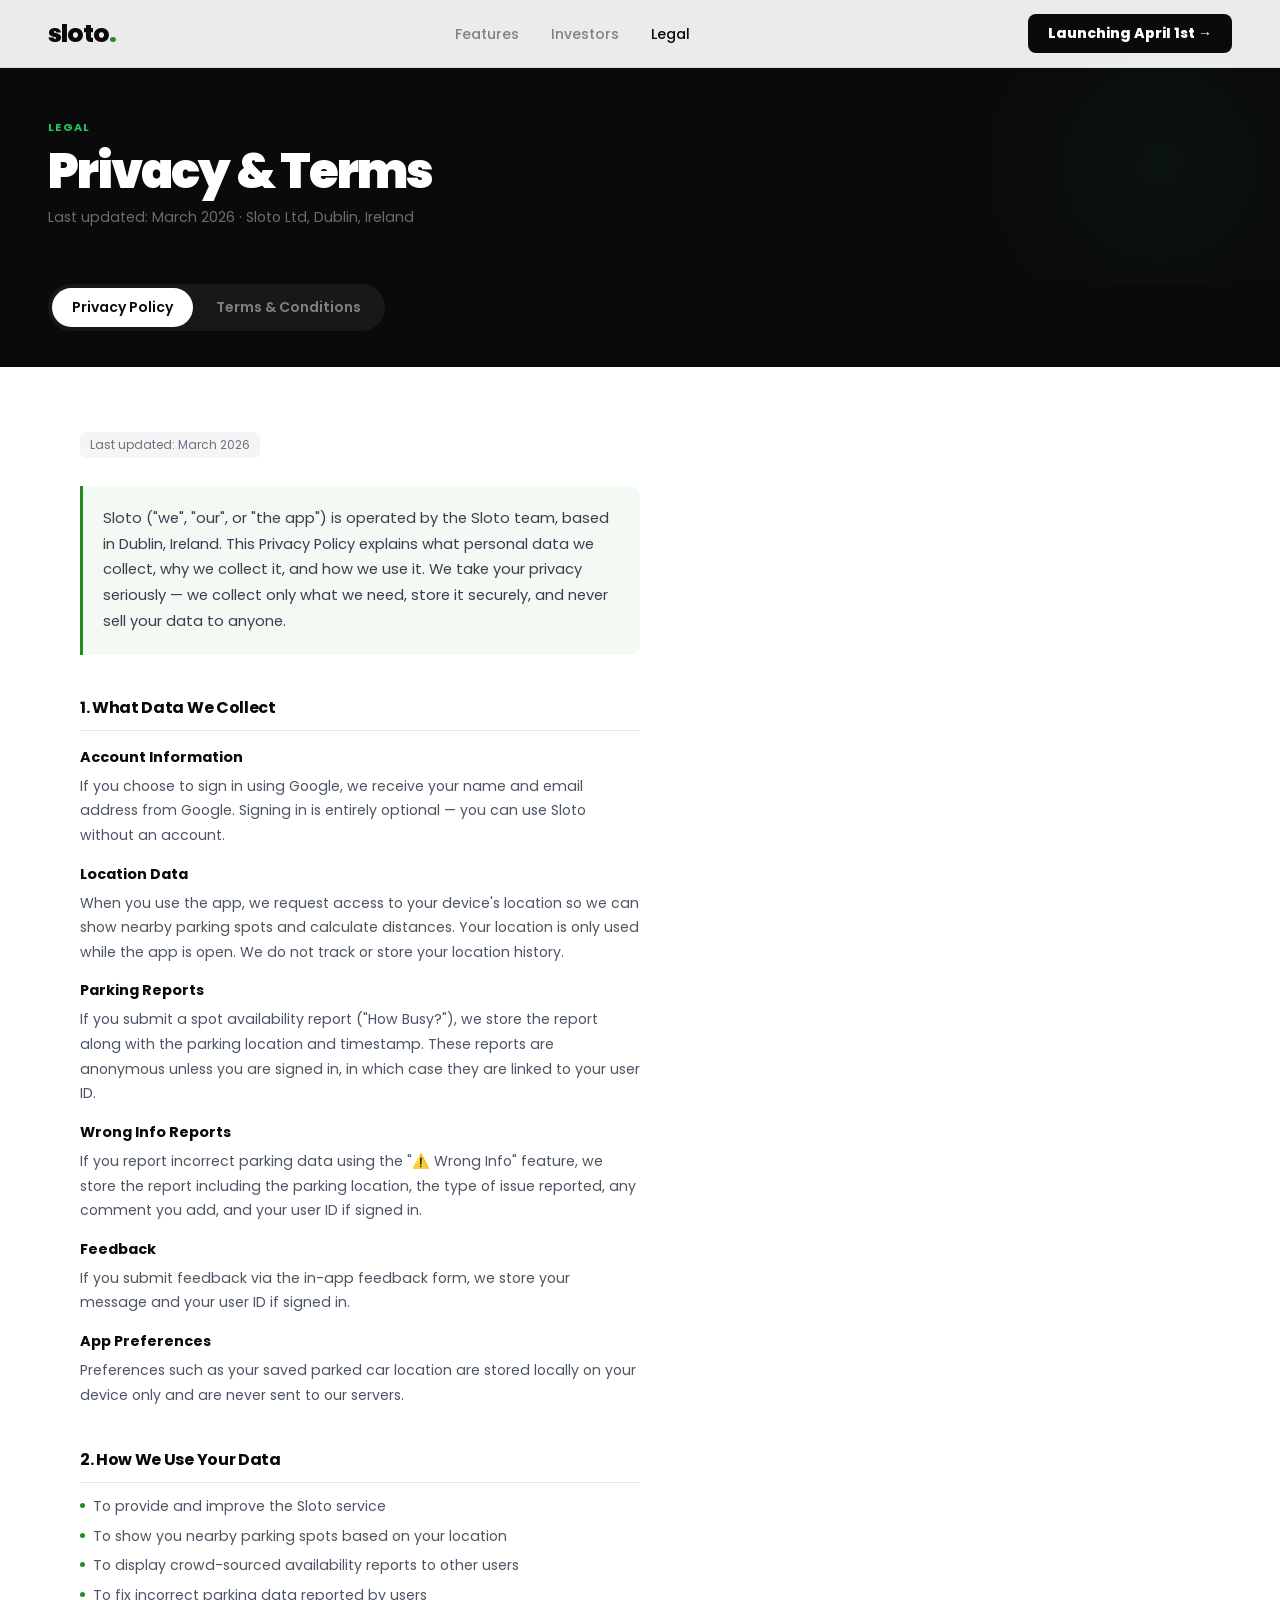
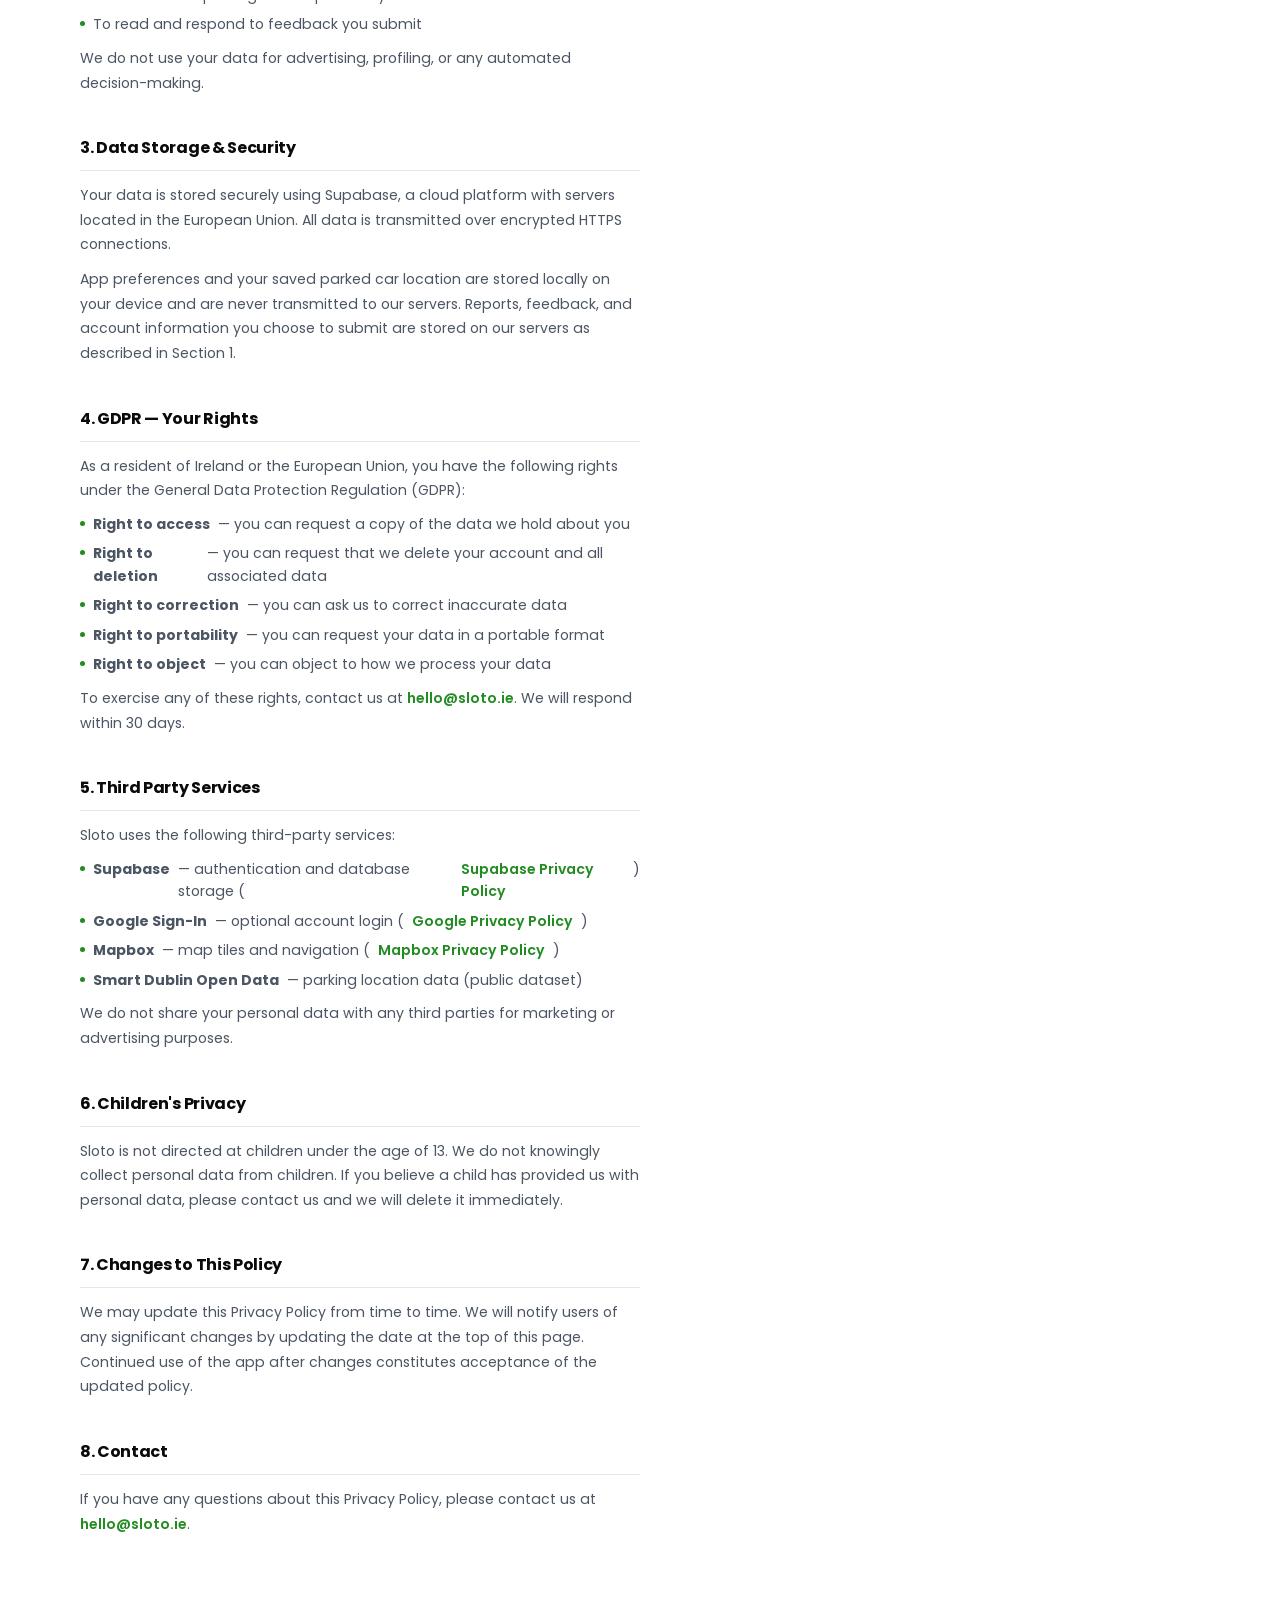
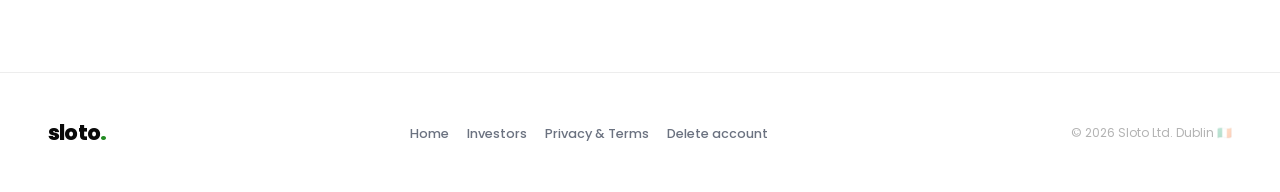
<file: legal.html>
<!DOCTYPE html>
<html lang="en">
<head>
<meta charset="UTF-8"/>
<meta name="viewport" content="width=device-width,initial-scale=1.0"/>
<title>sloto. — Privacy &amp; Terms</title>
<meta name="description" content="Sloto privacy policy and terms. GDPR compliant. Made in Dublin."/>
<link rel="preconnect" href="https://fonts.googleapis.com"/><link rel="preconnect" href="https://fonts.gstatic.com" crossorigin/><link href="https://fonts.googleapis.com/css2?family=Poppins:wght@400;500;600;700;800;900&display=swap" rel="stylesheet"/>
<style>

*,*::before,*::after{box-sizing:border-box;margin:0;padding:0;}
:root{--black:#0a0a0a;--white:#fff;--green:#22C55E;--gd:#228B22;--red:#EF4444;--gray:#6B7280;--gl:#F5F5F5;--ow:#FAF9F7;--border:#E5E7EB;--f:'Poppins',sans-serif;}
html{scroll-behavior:smooth;overflow-x:hidden;}
body{font-family:var(--f);overflow-x:hidden;}
img{max-width:100%;display:block;}
nav{position:fixed;top:0;left:0;right:0;z-index:1000;display:flex;align-items:center;justify-content:space-between;padding:0 20px;height:60px;backdrop-filter:blur(20px);border-bottom:1px solid rgba(0,0,0,0.08);}
.nav-logo{font-size:1.4rem;font-weight:800;letter-spacing:-0.04em;text-decoration:none;}
.nav-logo span{color:var(--gd);}
.nav-links{display:none;}
.nav-launch{padding:7px 14px;border-radius:8px;font-size:0.75rem;font-weight:800;text-decoration:none;white-space:nowrap;}
@media(min-width:768px){nav{padding:0 48px;height:68px;}.nav-logo{font-size:1.55rem;}.nav-links{display:flex;align-items:center;gap:32px;list-style:none;}.nav-links a{text-decoration:none;font-size:0.875rem;font-weight:500;transition:color 0.2s;}.nav-launch{font-size:0.875rem;padding:9px 20px;}}
footer{border-top:1px solid rgba(0,0,0,0.07);padding:36px 20px;display:flex;flex-direction:column;gap:20px;}
.footer-logo{font-size:1.3rem;font-weight:800;letter-spacing:-0.04em;text-decoration:none;}
.footer-logo span{color:var(--gd);}
.footer-links{display:flex;flex-wrap:wrap;gap:14px 18px;list-style:none;}
.footer-links a{font-size:0.8rem;text-decoration:none;font-weight:500;transition:color 0.2s;}
.footer-copy{font-size:0.75rem;}
@media(min-width:768px){footer{flex-direction:row;align-items:center;justify-content:space-between;padding:44px 48px;gap:24px;}}

body{background:var(--white);color:var(--black);min-height:100vh;display:flex;flex-direction:column;}
nav{background:rgba(255,255,255,0.92);border-bottom:1px solid rgba(0,0,0,0.06);}
.nav-links a{color:rgba(0,0,0,0.45);}
.nav-links a:hover,.nav-links a.active{color:var(--black);}

.page-hero{padding:96px 20px 48px;background:var(--black);color:var(--white);position:relative;overflow:hidden;}
.page-hero::after{content:'';position:absolute;bottom:-80px;right:-80px;width:400px;height:400px;background:radial-gradient(circle,rgba(34,197,94,.05) 0%,transparent 65%);pointer-events:none;}
.ph-eyebrow{font-size:.68rem;font-weight:700;letter-spacing:.12em;text-transform:uppercase;color:var(--green);margin-bottom:12px;display:block;}
.ph-title{font-size:clamp(1.9rem,6vw,3rem);font-weight:900;letter-spacing:-.04em;line-height:1.02;margin-bottom:10px;}
.ph-sub{font-size:.88rem;color:rgba(255,255,255,.4);}
@media(min-width:768px){.page-hero{padding:120px 48px 56px;}}

.tab-bar{background:var(--black);padding:0 20px 32px;}
.tabs{display:inline-flex;background:rgba(255,255,255,.06);border-radius:100px;padding:4px;gap:3px;}
.tab{font-family:var(--f);font-size:.82rem;font-weight:600;padding:9px 20px;border-radius:100px;cursor:pointer;color:rgba(255,255,255,.45);border:none;background:none;transition:all .2s;}
.tab.active{background:var(--white);color:var(--black);}
.tab:hover:not(.active){color:rgba(255,255,255,.8);}
@media(min-width:768px){.tab-bar{padding:0 48px 36px;}.tab{font-size:.875rem;}}

main{flex:1;padding:48px 20px 72px;max-width:720px;}
@media(min-width:768px){main{padding:56px 48px 88px;}}
@media(min-width:1024px){main{padding:64px 80px 96px;}}

.doc{display:none;}
.doc.visible{display:block;}
.updated{display:inline-block;font-size:.75rem;color:var(--gray);margin-bottom:28px;background:var(--gl);padding:4px 10px;border-radius:6px;}
.legal-intro{font-size:.92rem;color:#374151;line-height:1.75;margin-bottom:40px;padding:20px;background:rgba(34,139,34,.05);border-left:3px solid var(--gd);border-radius:0 10px 10px 0;}
.ls{margin-bottom:40px;}
.ls h2{font-size:1rem;font-weight:700;color:var(--black);margin-bottom:12px;padding-bottom:10px;border-bottom:1px solid var(--border);letter-spacing:-.02em;}
.ls h3{font-size:.9rem;font-weight:700;color:var(--black);margin:16px 0 6px;}
.ls p{font-size:.88rem;color:#4B5563;line-height:1.75;margin-bottom:10px;}
.ls ul{list-style:none;margin-bottom:10px;display:flex;flex-direction:column;gap:7px;}
.ls ul li{font-size:.88rem;color:#4B5563;line-height:1.6;display:flex;align-items:flex-start;gap:8px;}
.ls ul li::before{content:'';width:5px;height:5px;border-radius:50%;background:var(--gd);flex-shrink:0;margin-top:8px;}
.ls a{color:var(--gd);text-decoration:none;font-weight:600;}
.ls a:hover{text-decoration:underline;}
.legal-warn{background:#FFF8E7;border-left:3px solid #F59E0B;padding:14px 18px;border-radius:0 10px 10px 0;margin:14px 0;font-size:.88rem;color:#92400E;line-height:1.6;font-weight:500;}
</style>
</head>
<body>
<nav style="background:rgba(255,255,255,0.92);"><a href="index.html" class="nav-logo" style="color:var(--black);">sloto<span>.</span></a><ul class="nav-links" style=""><li><a href="index.html">Features</a></li><li><a href="investors.html">Investors</a></li><li><a href="legal.html" class='active'>Legal</a></li></ul><a href="#" class="nav-launch" style="background:var(--black);color:var(--white);">Launching April 1st →</a></nav>

<div class="page-hero">
  <span class="ph-eyebrow">Legal</span>
  <h1 class="ph-title">Privacy &amp; Terms</h1>
  <p class="ph-sub">Last updated: March 2026 · Sloto Ltd, Dublin, Ireland</p>
</div>

<div class="tab-bar">
  <div class="tabs">
    <button class="tab active" onclick="show('privacy',this)">Privacy Policy</button>
    <button class="tab" onclick="show('terms',this)">Terms &amp; Conditions</button>
  </div>
</div>

<main>
  <!-- PRIVACY -->
    <div id="privacy" class="doc visible">
      <span class="updated">Last updated: March 2026</span>
      <p class="legal-intro">Sloto ("we", "our", or "the app") is operated by the Sloto team, based in Dublin, Ireland. This Privacy Policy explains what personal data we collect, why we collect it, and how we use it. We take your privacy seriously — we collect only what we need, store it securely, and never sell your data to anyone.</p>

      <div class="ls">
        <h2>1. What Data We Collect</h2>
        <h3>Account Information</h3>
        <p>If you choose to sign in using Google, we receive your name and email address from Google. Signing in is entirely optional — you can use Sloto without an account.</p>
        <h3>Location Data</h3>
        <p>When you use the app, we request access to your device's location so we can show nearby parking spots and calculate distances. Your location is only used while the app is open. We do not track or store your location history.</p>
        <h3>Parking Reports</h3>
        <p>If you submit a spot availability report ("How Busy?"), we store the report along with the parking location and timestamp. These reports are anonymous unless you are signed in, in which case they are linked to your user ID.</p>
        <h3>Wrong Info Reports</h3>
        <p>If you report incorrect parking data using the "⚠️ Wrong Info" feature, we store the report including the parking location, the type of issue reported, any comment you add, and your user ID if signed in.</p>
        <h3>Feedback</h3>
        <p>If you submit feedback via the in-app feedback form, we store your message and your user ID if signed in.</p>
        <h3>App Preferences</h3>
        <p>Preferences such as your saved parked car location are stored locally on your device only and are never sent to our servers.</p>
      </div>

      <div class="ls">
        <h2>2. How We Use Your Data</h2>
        <ul>
          <li>To provide and improve the Sloto service</li>
          <li>To show you nearby parking spots based on your location</li>
          <li>To display crowd-sourced availability reports to other users</li>
          <li>To fix incorrect parking data reported by users</li>
          <li>To read and respond to feedback you submit</li>
        </ul>
        <p>We do not use your data for advertising, profiling, or any automated decision-making.</p>
      </div>

      <div class="ls">
        <h2>3. Data Storage &amp; Security</h2>
        <p>Your data is stored securely using Supabase, a cloud platform with servers located in the European Union. All data is transmitted over encrypted HTTPS connections.</p>
        <p>App preferences and your saved parked car location are stored locally on your device and are never transmitted to our servers. Reports, feedback, and account information you choose to submit are stored on our servers as described in Section 1.</p>
      </div>

      <div class="ls">
        <h2>4. GDPR — Your Rights</h2>
        <p>As a resident of Ireland or the European Union, you have the following rights under the General Data Protection Regulation (GDPR):</p>
        <ul>
          <li><strong>Right to access</strong> — you can request a copy of the data we hold about you</li>
          <li><strong>Right to deletion</strong> — you can request that we delete your account and all associated data</li>
          <li><strong>Right to correction</strong> — you can ask us to correct inaccurate data</li>
          <li><strong>Right to portability</strong> — you can request your data in a portable format</li>
          <li><strong>Right to object</strong> — you can object to how we process your data</li>
        </ul>
        <p>To exercise any of these rights, contact us at <a href="mailto:hello@sloto.ie">hello@sloto.ie</a>. We will respond within 30 days.</p>
      </div>

      <div class="ls">
        <h2>5. Third Party Services</h2>
        <p>Sloto uses the following third-party services:</p>
        <ul>
          <li><strong>Supabase</strong> — authentication and database storage (<a href="https://supabase.com/privacy" target="_blank">Supabase Privacy Policy</a>)</li>
          <li><strong>Google Sign-In</strong> — optional account login (<a href="https://policies.google.com/privacy" target="_blank">Google Privacy Policy</a>)</li>
          <li><strong>Mapbox</strong> — map tiles and navigation (<a href="https://www.mapbox.com/legal/privacy" target="_blank">Mapbox Privacy Policy</a>)</li>
          <li><strong>Smart Dublin Open Data</strong> — parking location data (public dataset)</li>
        </ul>
        <p>We do not share your personal data with any third parties for marketing or advertising purposes.</p>
      </div>

      <div class="ls">
        <h2>6. Children's Privacy</h2>
        <p>Sloto is not directed at children under the age of 13. We do not knowingly collect personal data from children. If you believe a child has provided us with personal data, please contact us and we will delete it immediately.</p>
      </div>

      <div class="ls">
        <h2>7. Changes to This Policy</h2>
        <p>We may update this Privacy Policy from time to time. We will notify users of any significant changes by updating the date at the top of this page. Continued use of the app after changes constitutes acceptance of the updated policy.</p>
      </div>

      <div class="ls">
        <h2>8. Contact</h2>
        <p>If you have any questions about this Privacy Policy, please contact us at <a href="mailto:hello@sloto.ie">hello@sloto.ie</a>.</p>
      </div>
    </div>

    
  <!-- TERMS -->
    <div id="terms" class="doc">
      <span class="updated">Last updated: March 2026</span>
      <p class="legal-intro">These Terms &amp; Conditions govern your use of the Sloto mobile and web application ("the app"), operated by the Sloto team, based in Dublin, Ireland. By using Sloto, you agree to these terms. If you do not agree, please stop using the app.</p>

      <div class="ls">
        <h2>1. About Sloto</h2>
        <p>Sloto is a parking information app that shows on-street parking locations in Dublin, including estimated hours of operation and rates. The app is intended to help drivers find parking — it is an information tool only.</p>
      </div>

      <div class="ls">
        <h2>2. Accuracy of Parking Information</h2>
        <div class="legal-warn">⚠️ Parking data shown in Sloto may be incomplete, outdated, or incorrect. Always check physical signs at the parking location before leaving your vehicle.</div>
        <p>Sloto uses publicly available open data from Dublin City Council, Fingal County Council, and Dún Laoghaire-Rathdown County Council. This data is not updated in real time and may not reflect recent changes to parking rules, zones, or rates.</p>
        <p>You are solely responsible for ensuring your parking is legal and for paying any applicable charges. Sloto accepts no responsibility for parking fines, clamping, towing, or any other consequences arising from reliance on information shown in the app.</p>
      </div>

      <div class="ls">
        <h2>3. No Liability for Fines or Penalties</h2>
        <p>Sloto is not liable for any parking fines, penalty charge notices, clamping fees, towing charges, or any other costs incurred as a result of using the app. It is your responsibility to read and comply with all parking signs and regulations at any location.</p>
      </div>

      <div class="ls">
        <h2>4. User Conduct</h2>
        <p>When using Sloto you agree not to:</p>
        <ul>
          <li>Submit false or misleading parking reports or wrong info reports</li>
          <li>Attempt to reverse engineer, copy, or scrape the app or its data</li>
          <li>Use the app for any unlawful purpose</li>
          <li>Attempt to disrupt or damage the app or its infrastructure</li>
        </ul>
      </div>

      <div class="ls">
        <h2>5. User Generated Content</h2>
        <p>When you submit a parking availability report or wrong info report, you grant Sloto a non-exclusive, royalty-free licence to use that information to improve the app and its data. You confirm that any information you submit is accurate to the best of your knowledge.</p>
      </div>

      <div class="ls">
        <h2>6. Availability of the App</h2>
        <p>We aim to keep Sloto available at all times but we do not guarantee uninterrupted access. The app may be temporarily unavailable due to maintenance, updates, or technical issues. We are not liable for any inconvenience caused by downtime.</p>
      </div>

      <div class="ls">
        <h2>7. Intellectual Property</h2>
        <p>All content in the Sloto app — including the name, logo, design, and code — is the property of Sloto. You may not copy, reproduce, or distribute any part of the app without our written permission.</p>
        <p>Parking data is sourced from public open data portals and is used under open data licences.</p>
      </div>

      <div class="ls">
        <h2>8. Governing Law</h2>
        <p>These Terms &amp; Conditions are governed by the laws of Ireland. Any disputes arising from use of the app shall be subject to the exclusive jurisdiction of the courts of Ireland.</p>
      </div>

      <div class="ls">
        <h2>9. Changes to These Terms</h2>
        <p>We may update these Terms &amp; Conditions at any time. Continued use of the app after changes are posted constitutes your acceptance of the updated terms. We will update the date at the top of this page when changes are made.</p>
      </div>

      <div class="ls">
        <h2>10. Contact</h2>
        <p>If you have any questions about these Terms &amp; Conditions, please contact us at <a href="mailto:hello@sloto.ie">hello@sloto.ie</a>.</p>
      </div>
    </div>
</main>

<footer style="background:var(--white);color:var(--black);"><a href="index.html" class="footer-logo" style="color:var(--black);">sloto<span>.</span></a><ul class="footer-links"><li><a href="index.html" style="color:var(--gray);">Home</a></li><li><a href="investors.html" style="color:var(--gray);">Investors</a></li><li><a href="legal.html" style="color:var(--gray);">Privacy &amp; Terms</a></li><li><a href="delete-account.html" style="color:var(--gray);">Delete account</a></li></ul><p class="footer-copy" style="color:rgba(0,0,0,0.3);">© 2026 Sloto Ltd. Dublin 🇮🇪</p></footer>
<script>
function show(id,el){
  document.querySelectorAll('.doc').forEach(function(d){d.classList.remove('visible');});
  document.querySelectorAll('.tab').forEach(function(t){t.classList.remove('active');});
  document.getElementById(id).classList.add('visible');
  el.classList.add('active');
}
</script>
</body></html>
</file>
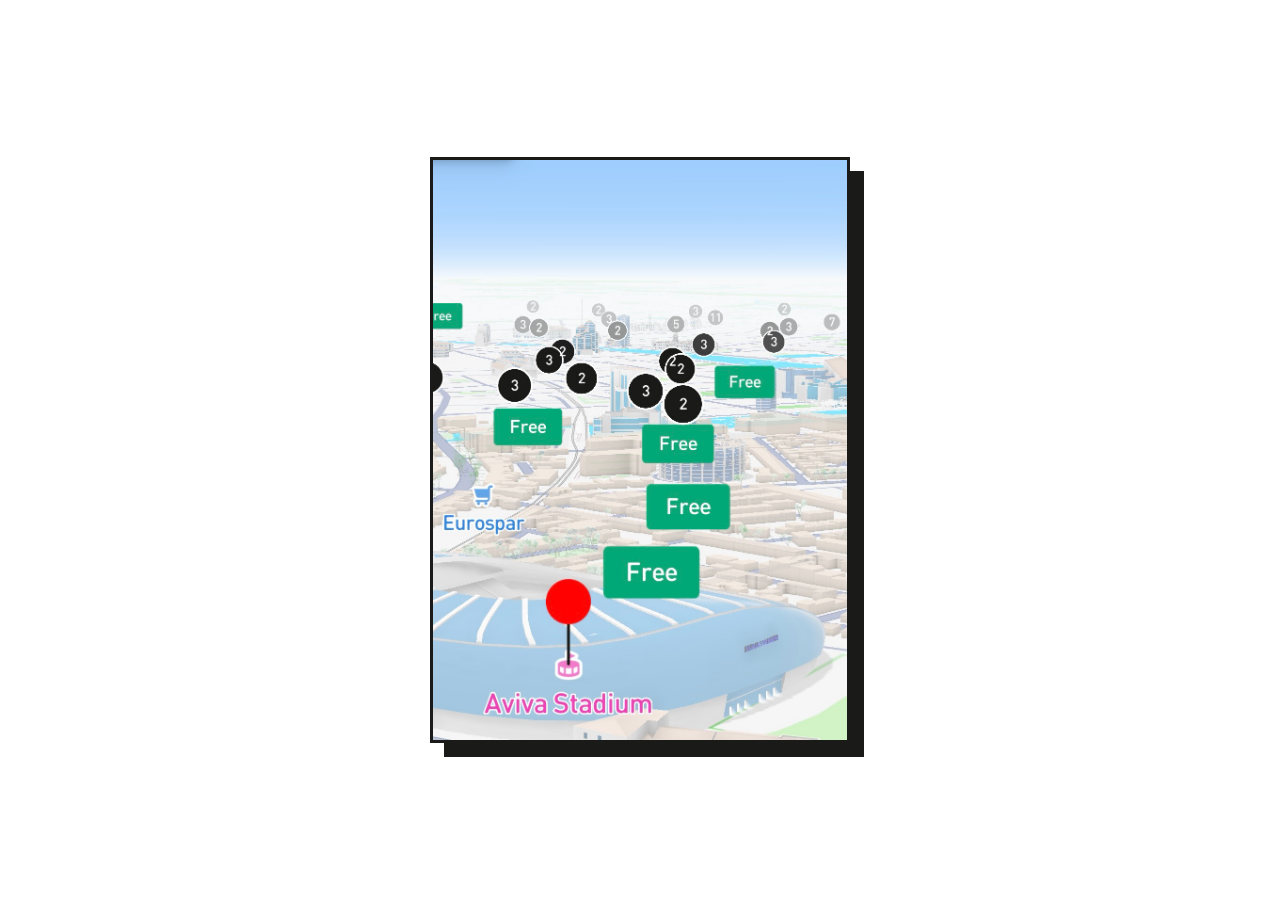
<file: preview-neobrutalism.html>
<!doctype html>
<html lang="en">
<head>
<meta charset="utf-8" />
<meta name="viewport" content="width=device-width, initial-scale=1" />
<title>Neobrutalism Preview — Sloto</title>
<style>
  * { box-sizing: border-box; margin: 0; padding: 0; }

  html, body {
    height: 100%;
  }

  body {
    min-height: 100vh;
    display: flex;
    align-items: center;
    justify-content: center;
    padding: 48px 24px;
    background: #FFFFFF;
    font-family: -apple-system, BlinkMacSystemFont, "Segoe UI", Roboto, sans-serif;
  }

  .card {
    border: 3px solid #1A1A18;
    box-shadow: 14px 14px 0 #1A1A18;
    max-width: 420px;
    width: 100%;
    line-height: 0;
  }

  .card img {
    display: block;
    width: 100%;
    height: auto;
  }
</style>
</head>
<body>
  <div class="card">
    <img src="map.png" alt="Sloto map screenshot" />
  </div>
</body>
</html>
</file>
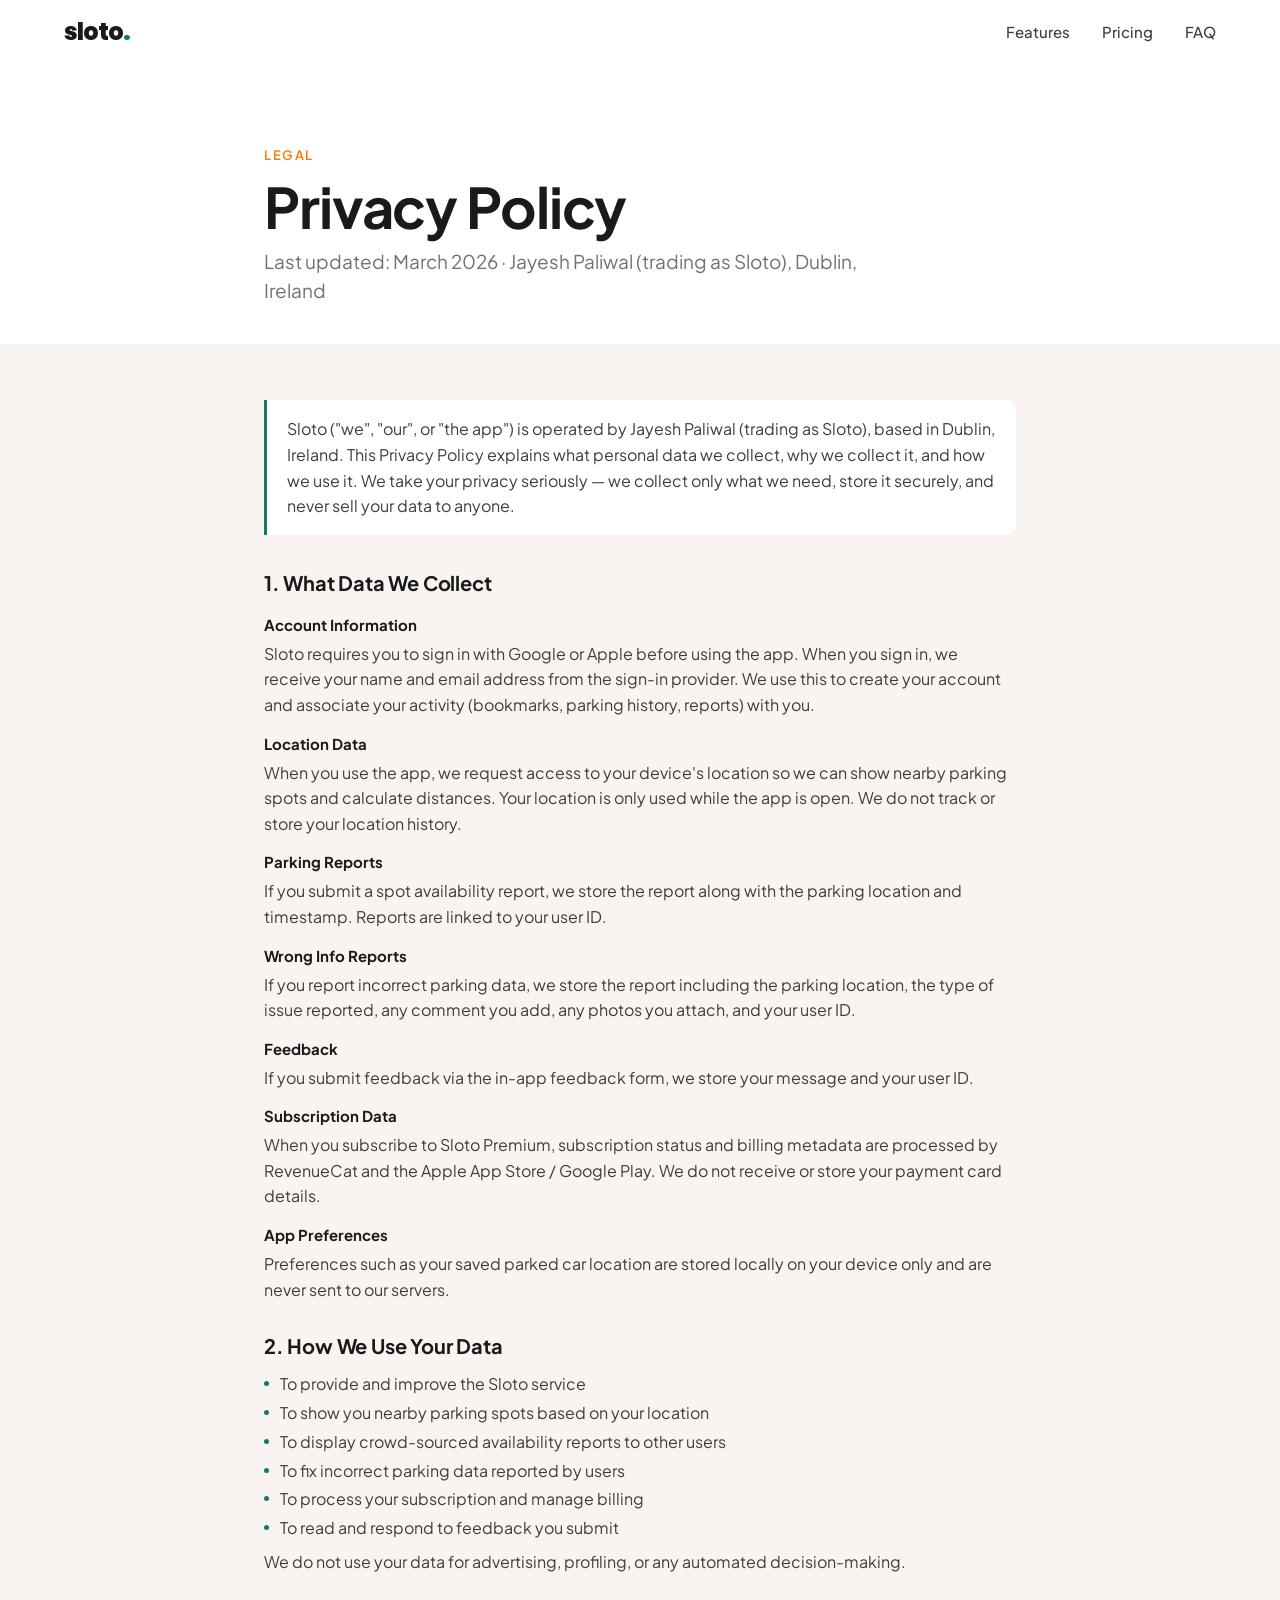
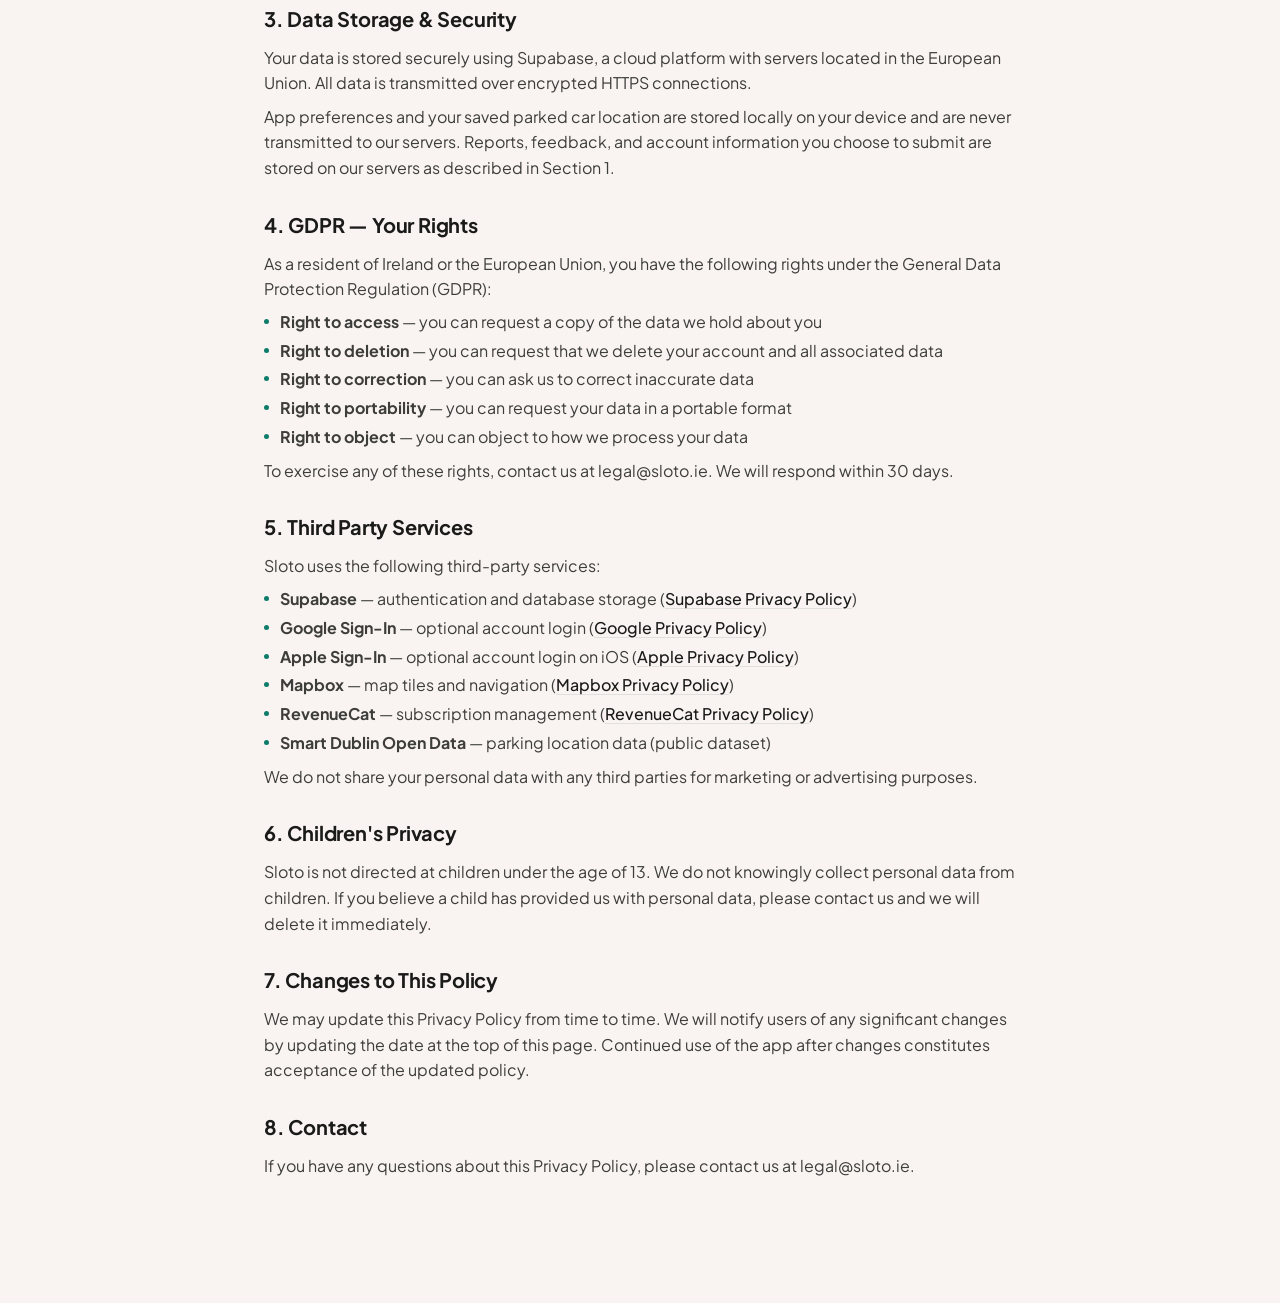
<file: privacy.html>
<!doctype html>
<html lang="en">
<head>
<meta charset="utf-8" />
<meta name="viewport" content="width=device-width, initial-scale=1, viewport-fit=cover" />
<meta name="description" content="Sloto Privacy Policy — how we collect, use, and protect your data." />
<meta name="theme-color" content="#ffffff" />
<title>Privacy Policy — Sloto</title>
<link rel="icon" type="image/png" href="favicon.png" />
<link rel="stylesheet" href="styles.css" />
</head>
<body>

<!-- ── Navigation ─────────────────────────────────────────── -->
<nav class="nav" id="nav">
  <div class="wrap nav-inner">
    <a href="index.html" class="wordmark" aria-label="Sloto home">sloto<span class="dot">.</span></a>
    <div class="nav-links">
      <a href="index.html#features">Features</a>
      <a href="index.html#pricing">Pricing</a>
      <a href="index.html#faq">FAQ</a>
    </div>
    <button class="menu-toggle" id="menuToggle" aria-label="Toggle menu" aria-expanded="false">
      <span></span><span></span><span></span>
    </button>
  </div>
  <div class="menu-panel wrap" id="menuPanel">
    <a href="index.html#features">Features</a>
    <a href="index.html#pricing">Pricing</a>
    <a href="index.html#faq">FAQ</a>
  </div>
</nav>

<!-- ── Hero ───────────────────────────────────────────────── -->
<header class="legal-hero">
  <div class="wrap wrap-narrow">
    <span class="section-kicker">Legal</span>
    <h1 class="section-title">Privacy Policy</h1>
    <p class="section-subtitle">Last updated: March 2026 · Jayesh Paliwal (trading as Sloto), Dublin, Ireland</p>
  </div>
</header>

<!-- ── Content ────────────────────────────────────────────── -->
<main class="legal-page">
  <div class="wrap wrap-narrow">
    <p class="legal-intro">Sloto ("we", "our", or "the app") is operated by Jayesh Paliwal (trading as Sloto), based in Dublin, Ireland. This Privacy Policy explains what personal data we collect, why we collect it, and how we use it. We take your privacy seriously — we collect only what we need, store it securely, and never sell your data to anyone.</p>

    <section class="legal-section">
      <h2>1. What Data We Collect</h2>
      <h3>Account Information</h3>
      <p>Sloto requires you to sign in with Google or Apple before using the app. When you sign in, we receive your name and email address from the sign-in provider. We use this to create your account and associate your activity (bookmarks, parking history, reports) with you.</p>
      <h3>Location Data</h3>
      <p>When you use the app, we request access to your device's location so we can show nearby parking spots and calculate distances. Your location is only used while the app is open. We do not track or store your location history.</p>
      <h3>Parking Reports</h3>
      <p>If you submit a spot availability report, we store the report along with the parking location and timestamp. Reports are linked to your user ID.</p>
      <h3>Wrong Info Reports</h3>
      <p>If you report incorrect parking data, we store the report including the parking location, the type of issue reported, any comment you add, any photos you attach, and your user ID.</p>
      <h3>Feedback</h3>
      <p>If you submit feedback via the in-app feedback form, we store your message and your user ID.</p>
      <h3>Subscription Data</h3>
      <p>When you subscribe to Sloto Premium, subscription status and billing metadata are processed by RevenueCat and the Apple App Store / Google Play. We do not receive or store your payment card details.</p>
      <h3>App Preferences</h3>
      <p>Preferences such as your saved parked car location are stored locally on your device only and are never sent to our servers.</p>
    </section>

    <section class="legal-section">
      <h2>2. How We Use Your Data</h2>
      <ul>
        <li>To provide and improve the Sloto service</li>
        <li>To show you nearby parking spots based on your location</li>
        <li>To display crowd-sourced availability reports to other users</li>
        <li>To fix incorrect parking data reported by users</li>
        <li>To process your subscription and manage billing</li>
        <li>To read and respond to feedback you submit</li>
      </ul>
      <p>We do not use your data for advertising, profiling, or any automated decision-making.</p>
    </section>

    <section class="legal-section">
      <h2>3. Data Storage &amp; Security</h2>
      <p>Your data is stored securely using Supabase, a cloud platform with servers located in the European Union. All data is transmitted over encrypted HTTPS connections.</p>
      <p>App preferences and your saved parked car location are stored locally on your device and are never transmitted to our servers. Reports, feedback, and account information you choose to submit are stored on our servers as described in Section 1.</p>
    </section>

    <section class="legal-section">
      <h2>4. GDPR — Your Rights</h2>
      <p>As a resident of Ireland or the European Union, you have the following rights under the General Data Protection Regulation (GDPR):</p>
      <ul>
        <li><strong>Right to access</strong> — you can request a copy of the data we hold about you</li>
        <li><strong>Right to deletion</strong> — you can request that we delete your account and all associated data</li>
        <li><strong>Right to correction</strong> — you can ask us to correct inaccurate data</li>
        <li><strong>Right to portability</strong> — you can request your data in a portable format</li>
        <li><strong>Right to object</strong> — you can object to how we process your data</li>
      </ul>
      <p>To exercise any of these rights, contact us at legal@sloto.ie. We will respond within 30 days.</p>
    </section>

    <section class="legal-section">
      <h2>5. Third Party Services</h2>
      <p>Sloto uses the following third-party services:</p>
      <ul>
        <li><strong>Supabase</strong> — authentication and database storage (<a href="https://supabase.com/privacy" target="_blank" rel="noopener">Supabase Privacy Policy</a>)</li>
        <li><strong>Google Sign-In</strong> — optional account login (<a href="https://policies.google.com/privacy" target="_blank" rel="noopener">Google Privacy Policy</a>)</li>
        <li><strong>Apple Sign-In</strong> — optional account login on iOS (<a href="https://www.apple.com/legal/privacy/" target="_blank" rel="noopener">Apple Privacy Policy</a>)</li>
        <li><strong>Mapbox</strong> — map tiles and navigation (<a href="https://www.mapbox.com/legal/privacy" target="_blank" rel="noopener">Mapbox Privacy Policy</a>)</li>
        <li><strong>RevenueCat</strong> — subscription management (<a href="https://www.revenuecat.com/privacy" target="_blank" rel="noopener">RevenueCat Privacy Policy</a>)</li>
        <li><strong>Smart Dublin Open Data</strong> — parking location data (public dataset)</li>
      </ul>
      <p>We do not share your personal data with any third parties for marketing or advertising purposes.</p>
    </section>

    <section class="legal-section">
      <h2>6. Children's Privacy</h2>
      <p>Sloto is not directed at children under the age of 13. We do not knowingly collect personal data from children. If you believe a child has provided us with personal data, please contact us and we will delete it immediately.</p>
    </section>

    <section class="legal-section">
      <h2>7. Changes to This Policy</h2>
      <p>We may update this Privacy Policy from time to time. We will notify users of any significant changes by updating the date at the top of this page. Continued use of the app after changes constitutes acceptance of the updated policy.</p>
    </section>

    <section class="legal-section">
      <h2>8. Contact</h2>
      <p>If you have any questions about this Privacy Policy, please contact us at legal@sloto.ie.</p>
    </section>
  </div>
</main>

<script src="app.js"></script>
</body>
</html>
</file>
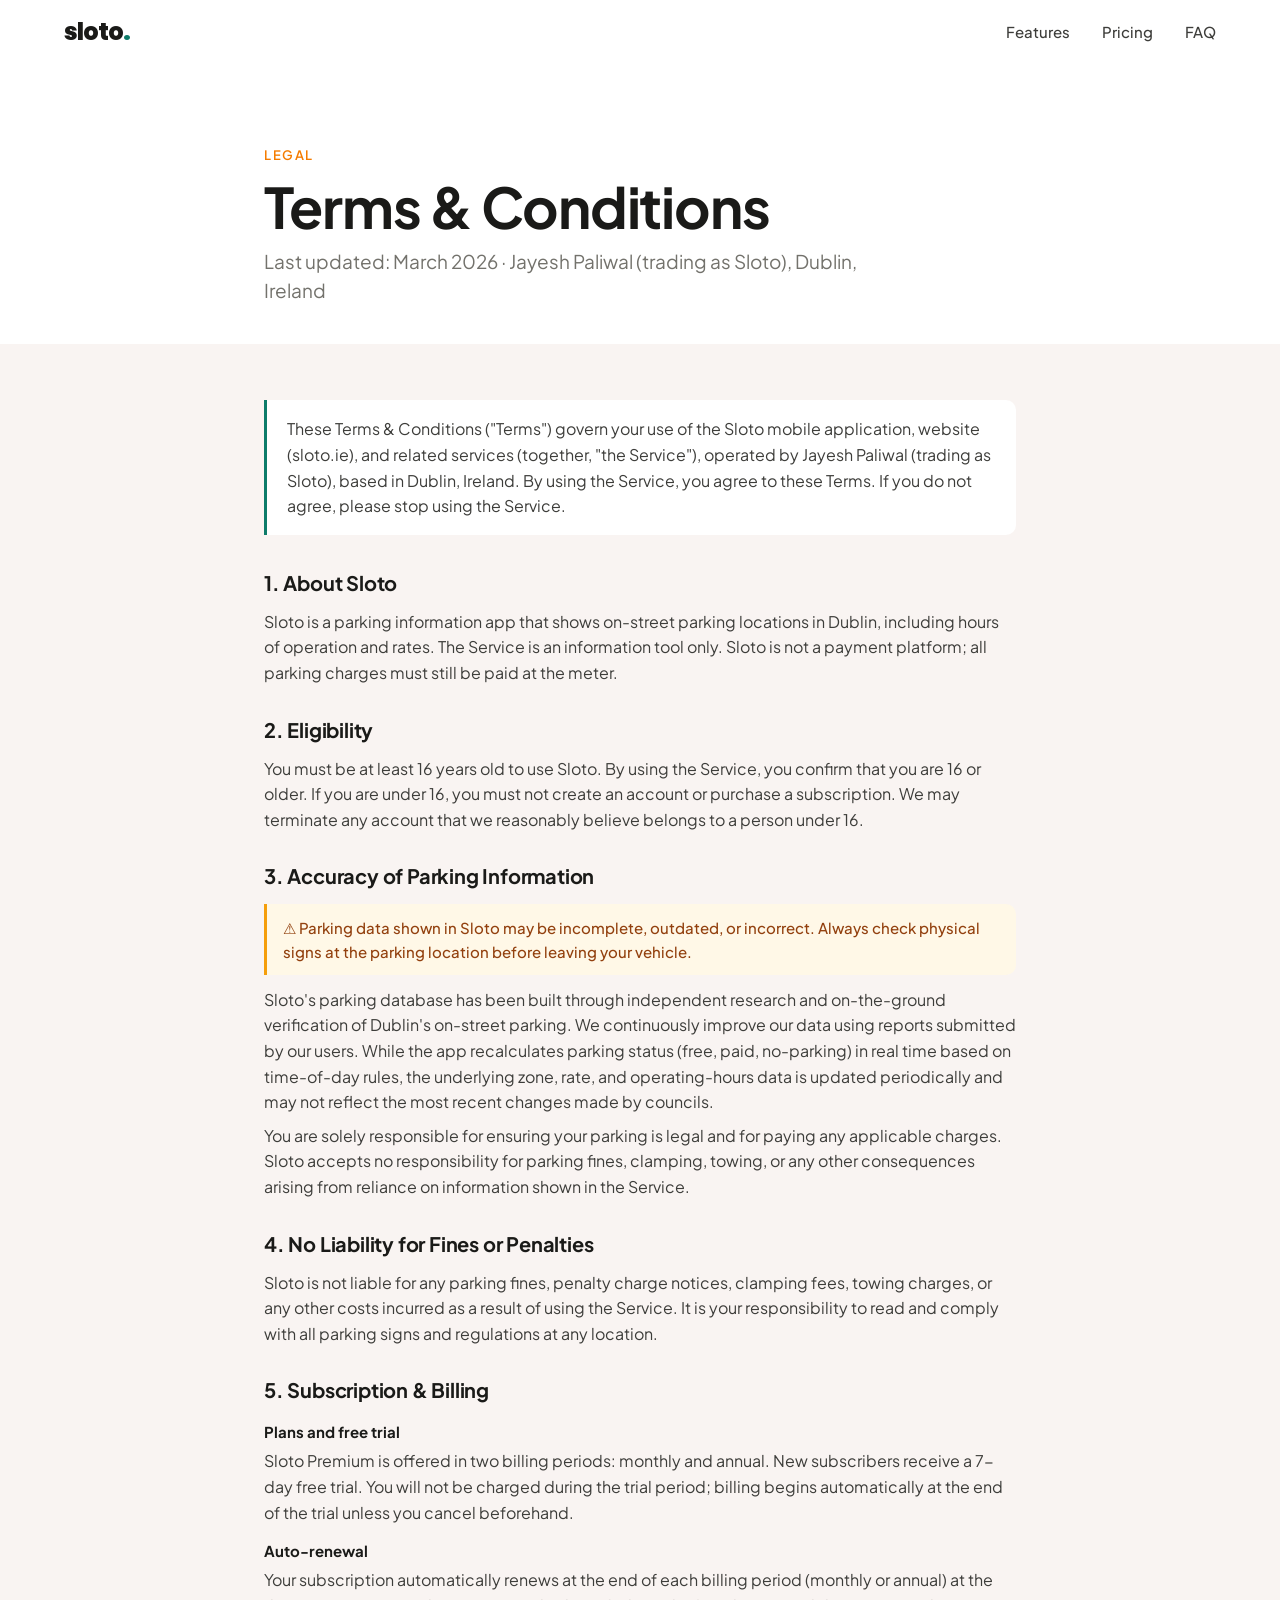
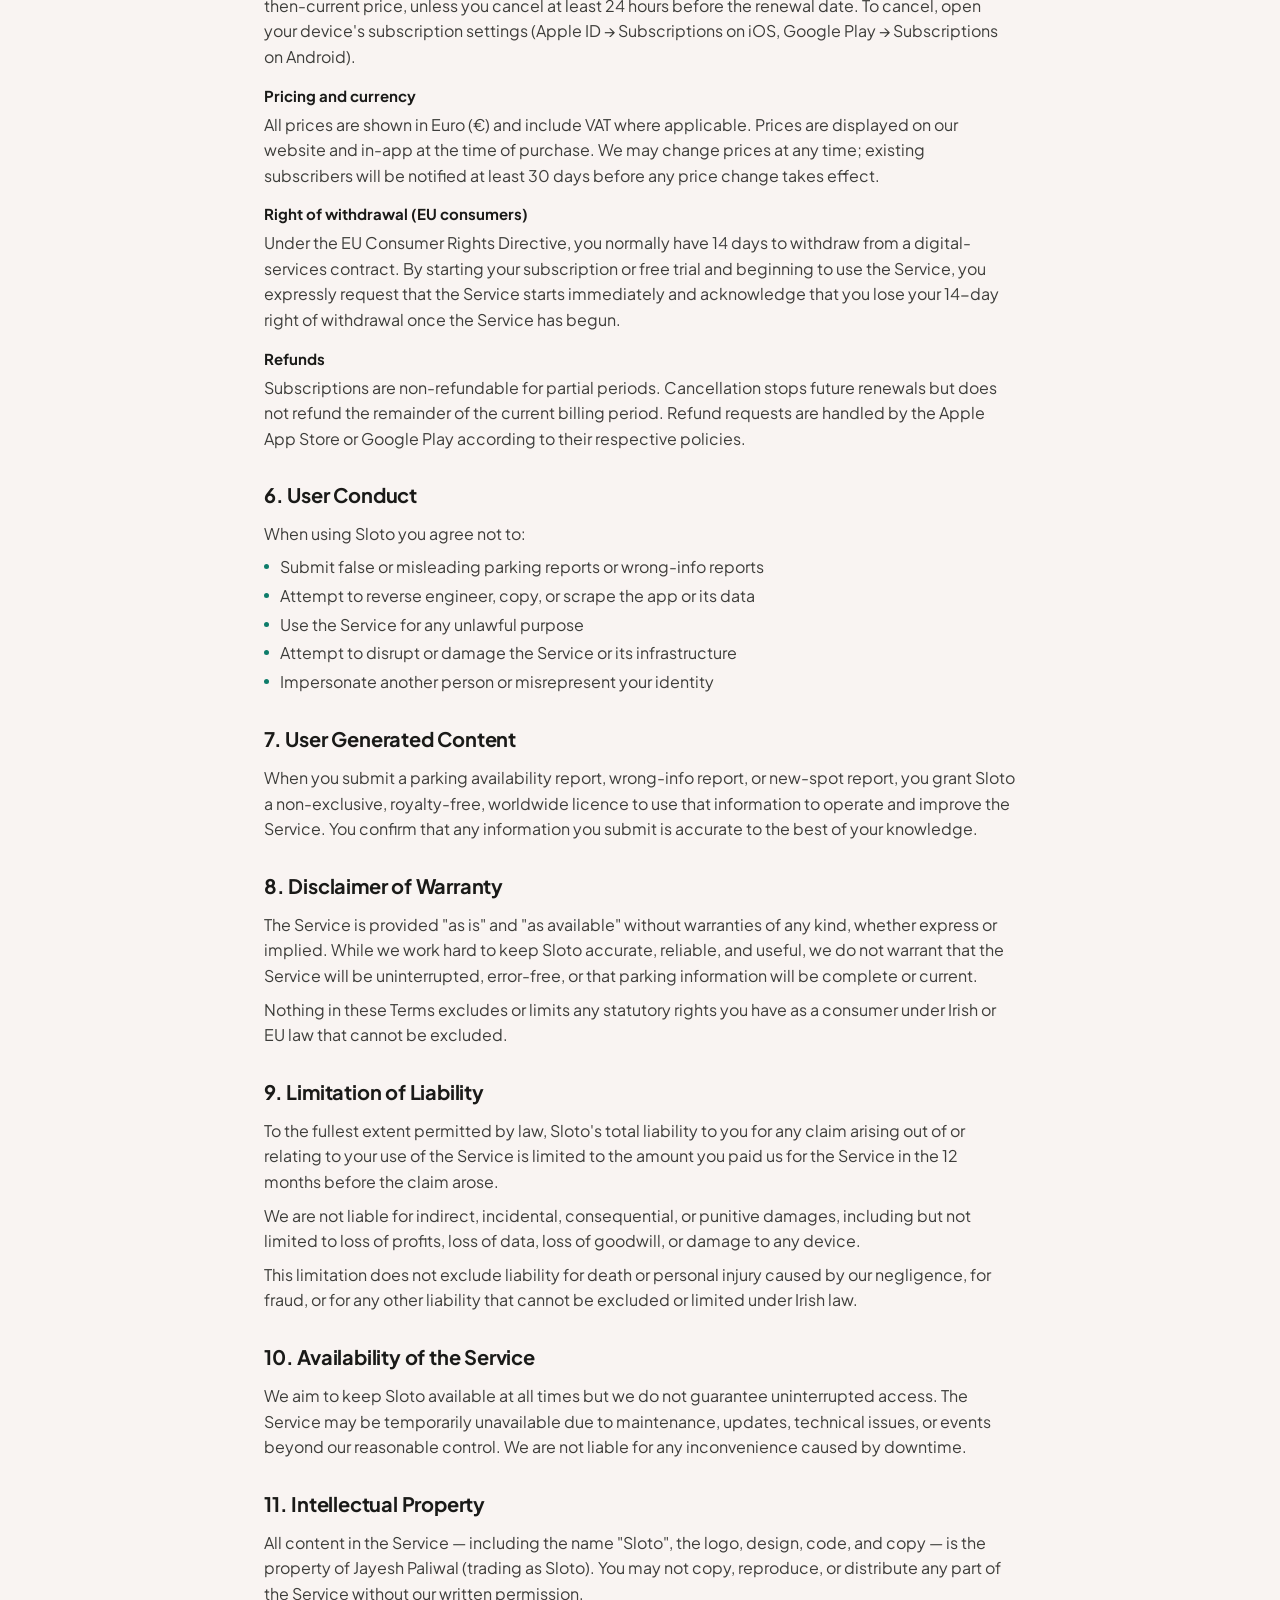
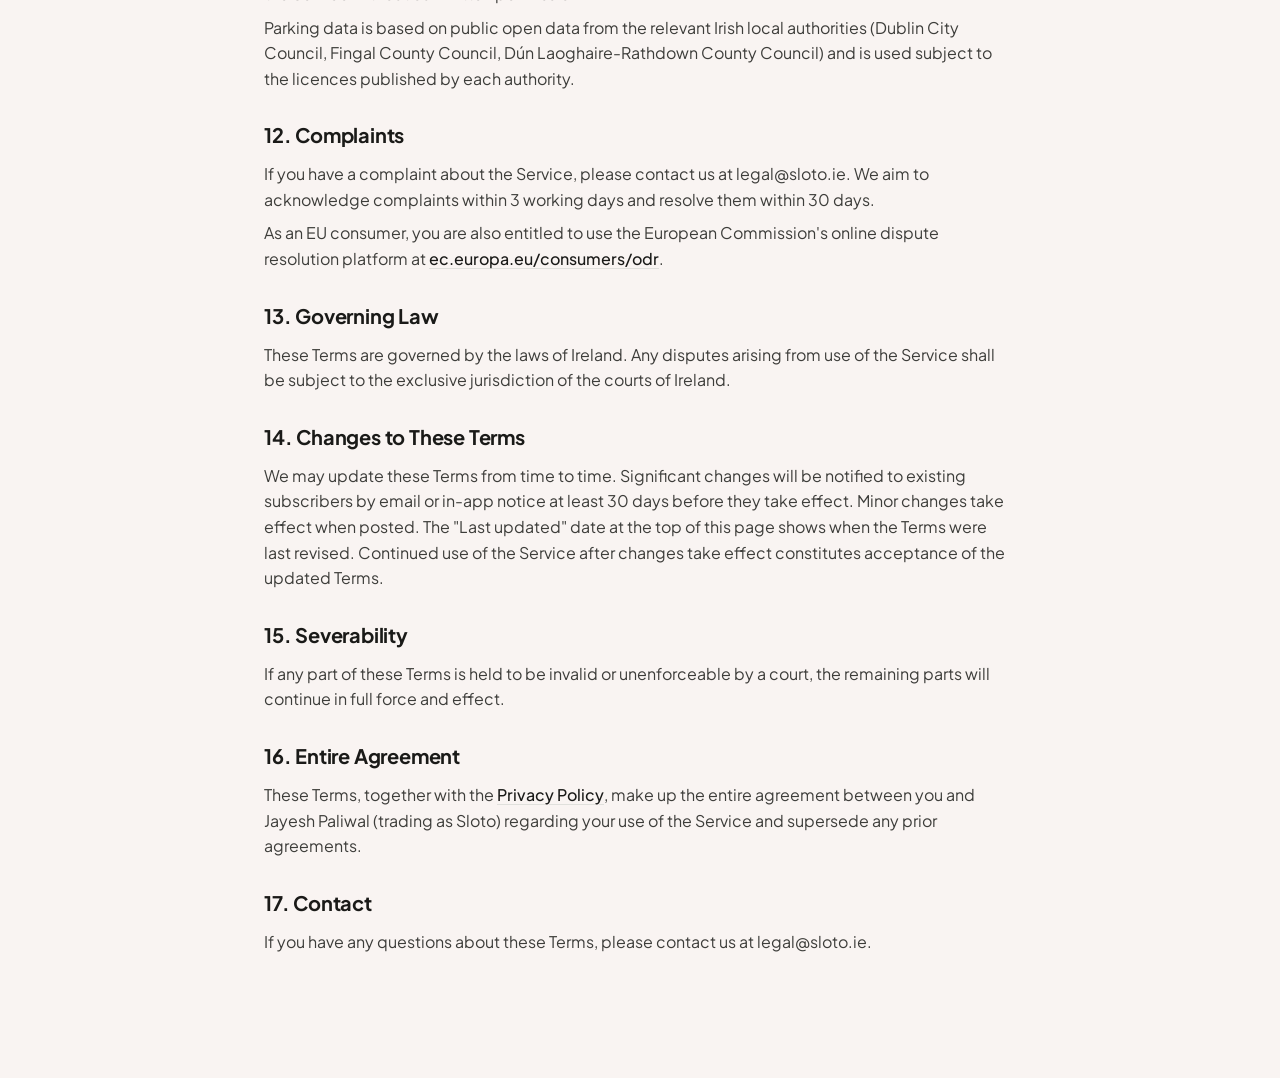
<file: terms.html>
<!doctype html>
<html lang="en">
<head>
<meta charset="utf-8" />
<meta name="viewport" content="width=device-width, initial-scale=1, viewport-fit=cover" />
<meta name="description" content="Sloto Terms & Conditions — the rules that govern your use of the app." />
<meta name="theme-color" content="#ffffff" />
<title>Terms &amp; Conditions — Sloto</title>
<link rel="icon" type="image/png" href="favicon.png" />
<link rel="stylesheet" href="styles.css" />
</head>
<body>

<!-- ── Navigation ─────────────────────────────────────────── -->
<nav class="nav" id="nav">
  <div class="wrap nav-inner">
    <a href="index.html" class="wordmark" aria-label="Sloto home">sloto<span class="dot">.</span></a>
    <div class="nav-links">
      <a href="index.html#features">Features</a>
      <a href="index.html#pricing">Pricing</a>
      <a href="index.html#faq">FAQ</a>
    </div>
    <button class="menu-toggle" id="menuToggle" aria-label="Toggle menu" aria-expanded="false">
      <span></span><span></span><span></span>
    </button>
  </div>
  <div class="menu-panel wrap" id="menuPanel">
    <a href="index.html#features">Features</a>
    <a href="index.html#pricing">Pricing</a>
    <a href="index.html#faq">FAQ</a>
  </div>
</nav>

<!-- ── Hero ───────────────────────────────────────────────── -->
<header class="legal-hero">
  <div class="wrap wrap-narrow">
    <span class="section-kicker">Legal</span>
    <h1 class="section-title">Terms &amp; Conditions</h1>
    <p class="section-subtitle">Last updated: March 2026 · Jayesh Paliwal (trading as Sloto), Dublin, Ireland</p>
  </div>
</header>

<!-- ── Content ────────────────────────────────────────────── -->
<main class="legal-page">
  <div class="wrap wrap-narrow">
    <p class="legal-intro">These Terms &amp; Conditions ("Terms") govern your use of the Sloto mobile application, website (<a href="https://sloto.ie">sloto.ie</a>), and related services (together, "the Service"), operated by Jayesh Paliwal (trading as Sloto), based in Dublin, Ireland. By using the Service, you agree to these Terms. If you do not agree, please stop using the Service.</p>

    <section class="legal-section">
      <h2>1. About Sloto</h2>
      <p>Sloto is a parking information app that shows on-street parking locations in Dublin, including hours of operation and rates. The Service is an information tool only. Sloto is not a payment platform; all parking charges must still be paid at the meter.</p>
    </section>

    <section class="legal-section">
      <h2>2. Eligibility</h2>
      <p>You must be at least 16 years old to use Sloto. By using the Service, you confirm that you are 16 or older. If you are under 16, you must not create an account or purchase a subscription. We may terminate any account that we reasonably believe belongs to a person under 16.</p>
    </section>

    <section class="legal-section">
      <h2>3. Accuracy of Parking Information</h2>
      <div class="legal-warn">⚠️ Parking data shown in Sloto may be incomplete, outdated, or incorrect. Always check physical signs at the parking location before leaving your vehicle.</div>
      <p>Sloto's parking database has been built through independent research and on-the-ground verification of Dublin's on-street parking. We continuously improve our data using reports submitted by our users. While the app recalculates parking status (free, paid, no-parking) in real time based on time-of-day rules, the underlying zone, rate, and operating-hours data is updated periodically and may not reflect the most recent changes made by councils.</p>
      <p>You are solely responsible for ensuring your parking is legal and for paying any applicable charges. Sloto accepts no responsibility for parking fines, clamping, towing, or any other consequences arising from reliance on information shown in the Service.</p>
    </section>

    <section class="legal-section">
      <h2>4. No Liability for Fines or Penalties</h2>
      <p>Sloto is not liable for any parking fines, penalty charge notices, clamping fees, towing charges, or any other costs incurred as a result of using the Service. It is your responsibility to read and comply with all parking signs and regulations at any location.</p>
    </section>

    <section class="legal-section">
      <h2>5. Subscription &amp; Billing</h2>
      <h3>Plans and free trial</h3>
      <p>Sloto Premium is offered in two billing periods: monthly and annual. New subscribers receive a 7-day free trial. You will not be charged during the trial period; billing begins automatically at the end of the trial unless you cancel beforehand.</p>
      <h3>Auto-renewal</h3>
      <p>Your subscription automatically renews at the end of each billing period (monthly or annual) at the then-current price, unless you cancel at least 24 hours before the renewal date. To cancel, open your device's subscription settings (Apple ID → Subscriptions on iOS, Google Play → Subscriptions on Android).</p>
      <h3>Pricing and currency</h3>
      <p>All prices are shown in Euro (€) and include VAT where applicable. Prices are displayed on our website and in-app at the time of purchase. We may change prices at any time; existing subscribers will be notified at least 30 days before any price change takes effect.</p>
      <h3>Right of withdrawal (EU consumers)</h3>
      <p>Under the EU Consumer Rights Directive, you normally have 14 days to withdraw from a digital-services contract. By starting your subscription or free trial and beginning to use the Service, you expressly request that the Service starts immediately and acknowledge that you lose your 14-day right of withdrawal once the Service has begun.</p>
      <h3>Refunds</h3>
      <p>Subscriptions are non-refundable for partial periods. Cancellation stops future renewals but does not refund the remainder of the current billing period. Refund requests are handled by the Apple App Store or Google Play according to their respective policies.</p>
    </section>

    <section class="legal-section">
      <h2>6. User Conduct</h2>
      <p>When using Sloto you agree not to:</p>
      <ul>
        <li>Submit false or misleading parking reports or wrong-info reports</li>
        <li>Attempt to reverse engineer, copy, or scrape the app or its data</li>
        <li>Use the Service for any unlawful purpose</li>
        <li>Attempt to disrupt or damage the Service or its infrastructure</li>
        <li>Impersonate another person or misrepresent your identity</li>
      </ul>
    </section>

    <section class="legal-section">
      <h2>7. User Generated Content</h2>
      <p>When you submit a parking availability report, wrong-info report, or new-spot report, you grant Sloto a non-exclusive, royalty-free, worldwide licence to use that information to operate and improve the Service. You confirm that any information you submit is accurate to the best of your knowledge.</p>
    </section>

    <section class="legal-section">
      <h2>8. Disclaimer of Warranty</h2>
      <p>The Service is provided "as is" and "as available" without warranties of any kind, whether express or implied. While we work hard to keep Sloto accurate, reliable, and useful, we do not warrant that the Service will be uninterrupted, error-free, or that parking information will be complete or current.</p>
      <p>Nothing in these Terms excludes or limits any statutory rights you have as a consumer under Irish or EU law that cannot be excluded.</p>
    </section>

    <section class="legal-section">
      <h2>9. Limitation of Liability</h2>
      <p>To the fullest extent permitted by law, Sloto's total liability to you for any claim arising out of or relating to your use of the Service is limited to the amount you paid us for the Service in the 12 months before the claim arose.</p>
      <p>We are not liable for indirect, incidental, consequential, or punitive damages, including but not limited to loss of profits, loss of data, loss of goodwill, or damage to any device.</p>
      <p>This limitation does not exclude liability for death or personal injury caused by our negligence, for fraud, or for any other liability that cannot be excluded or limited under Irish law.</p>
    </section>

    <section class="legal-section">
      <h2>10. Availability of the Service</h2>
      <p>We aim to keep Sloto available at all times but we do not guarantee uninterrupted access. The Service may be temporarily unavailable due to maintenance, updates, technical issues, or events beyond our reasonable control. We are not liable for any inconvenience caused by downtime.</p>
    </section>

    <section class="legal-section">
      <h2>11. Intellectual Property</h2>
      <p>All content in the Service — including the name "Sloto", the logo, design, code, and copy — is the property of Jayesh Paliwal (trading as Sloto). You may not copy, reproduce, or distribute any part of the Service without our written permission.</p>
      <p>Parking data is based on public open data from the relevant Irish local authorities (Dublin City Council, Fingal County Council, Dún Laoghaire-Rathdown County Council) and is used subject to the licences published by each authority.</p>
    </section>

    <section class="legal-section">
      <h2>12. Complaints</h2>
      <p>If you have a complaint about the Service, please contact us at legal@sloto.ie. We aim to acknowledge complaints within 3 working days and resolve them within 30 days.</p>
      <p>As an EU consumer, you are also entitled to use the European Commission's online dispute resolution platform at <a href="https://ec.europa.eu/consumers/odr" target="_blank" rel="noopener">ec.europa.eu/consumers/odr</a>.</p>
    </section>

    <section class="legal-section">
      <h2>13. Governing Law</h2>
      <p>These Terms are governed by the laws of Ireland. Any disputes arising from use of the Service shall be subject to the exclusive jurisdiction of the courts of Ireland.</p>
    </section>

    <section class="legal-section">
      <h2>14. Changes to These Terms</h2>
      <p>We may update these Terms from time to time. Significant changes will be notified to existing subscribers by email or in-app notice at least 30 days before they take effect. Minor changes take effect when posted. The "Last updated" date at the top of this page shows when the Terms were last revised. Continued use of the Service after changes take effect constitutes acceptance of the updated Terms.</p>
    </section>

    <section class="legal-section">
      <h2>15. Severability</h2>
      <p>If any part of these Terms is held to be invalid or unenforceable by a court, the remaining parts will continue in full force and effect.</p>
    </section>

    <section class="legal-section">
      <h2>16. Entire Agreement</h2>
      <p>These Terms, together with the <a href="privacy.html">Privacy Policy</a>, make up the entire agreement between you and Jayesh Paliwal (trading as Sloto) regarding your use of the Service and supersede any prior agreements.</p>
    </section>

    <section class="legal-section">
      <h2>17. Contact</h2>
      <p>If you have any questions about these Terms, please contact us at legal@sloto.ie.</p>
    </section>
  </div>
</main>

<script src="app.js"></script>
</body>
</html>
</file>
<file: styles.css>
/* ── Fonts ───────────────────────────────────────────────── */
@font-face {
  font-family: 'Poppins';
  src: url('fonts/Poppins-ExtraBold.ttf') format('truetype');
  font-weight: 800;
  font-style: normal;
  font-display: swap;
}
@font-face {
  font-family: 'Jakarta';
  src: url('fonts/PlusJakartaSans-Regular.ttf') format('truetype');
  font-weight: 400; font-style: normal; font-display: swap;
}
@font-face {
  font-family: 'Jakarta';
  src: url('fonts/PlusJakartaSans-Medium.ttf') format('truetype');
  font-weight: 500; font-style: normal; font-display: swap;
}
@font-face {
  font-family: 'Jakarta';
  src: url('fonts/PlusJakartaSans-SemiBold.ttf') format('truetype');
  font-weight: 600; font-style: normal; font-display: swap;
}
@font-face {
  font-family: 'Jakarta';
  src: url('fonts/PlusJakartaSans-Bold.ttf') format('truetype');
  font-weight: 700; font-style: normal; font-display: swap;
}

/* ── Reset + base ────────────────────────────────────────── */
*, *::before, *::after { box-sizing: border-box; }
html { scroll-behavior: smooth; -webkit-font-smoothing: antialiased; -moz-osx-font-smoothing: grayscale; }
body {
  margin: 0;
  font-family: 'Jakarta', -apple-system, BlinkMacSystemFont, system-ui, sans-serif;
  font-size: 17px;
  line-height: 1.6;
  color: #1A1A18;
  background: #FFFFFF;
  overflow-x: hidden;
}
img { max-width: 100%; display: block; }
a { color: inherit; text-decoration: none; }
button { font-family: inherit; cursor: pointer; border: none; background: none; }

/* ── Tokens ─────────────────────────────────────────────── */
:root {
  --bg: #FFFFFF;
  --bg-soft: #F9F4F2;
  --text: #1A1A18;
  --text-2: #3D3D3A;
  --text-3: #73726C;
  --brand: #F57C00;
  --brand-dark: #E56F00;
  --accent-green: #0E7C6A;
  --free: #00A878;
  --paid: #F57C00;
  --border: #E0E0DC;
  --radius-sm: 8px;
  --radius-md: 12px;
  --radius-lg: 24px;
  --shadow-sm: 0 1px 3px rgba(26,26,24,0.04), 0 4px 12px rgba(26,26,24,0.06);
  --shadow-md: 0 4px 16px rgba(26,26,24,0.08), 0 12px 32px rgba(26,26,24,0.06);
  --shadow-lg: 0 8px 24px rgba(26,26,24,0.10), 0 32px 64px rgba(26,26,24,0.08);
}

/* ── Layout helpers ─────────────────────────────────────── */
.wrap { width: 100%; max-width: 1200px; margin: 0 auto; padding: 0 24px; }
.wrap-narrow { max-width: 800px; }

/* ── Wordmark ───────────────────────────────────────────── */
.wordmark {
  font-family: 'Poppins', sans-serif;
  font-weight: 800;
  letter-spacing: -0.04em;
  color: var(--text);
  display: inline-flex;
  line-height: 1;
}
.wordmark .dot { color: var(--accent-green); }

/* ── Navigation ─────────────────────────────────────────── */
.nav {
  position: fixed;
  top: 0;
  left: 0;
  right: 0;
  z-index: 100;
  padding: 16px 0;
  background: rgba(255,255,255,0);
  transition: background 300ms ease, box-shadow 300ms ease, padding 300ms ease;
}
.nav.scrolled {
  background: rgba(255,255,255,0.92);
  backdrop-filter: saturate(180%) blur(16px);
  -webkit-backdrop-filter: saturate(180%) blur(16px);
  box-shadow: 0 1px 0 rgba(26,26,24,0.06);
  padding: 12px 0;
}
.nav-inner {
  display: flex;
  align-items: center;
  justify-content: space-between;
  gap: 24px;
}
.nav .wordmark { font-size: 24px; }
.nav-links {
  display: none;
  gap: 32px;
  align-items: center;
}
.nav-links a {
  color: var(--text-2);
  font-size: 15px;
  font-weight: 500;
  position: relative;
  padding: 4px 0;
  transition: color 200ms ease;
}
.nav-links a::after {
  content: '';
  position: absolute;
  left: 0;
  right: 0;
  bottom: -2px;
  height: 2px;
  background: var(--text);
  transform: scaleX(0);
  transform-origin: left;
  transition: transform 250ms ease;
}
.nav-links a:hover { color: var(--text); }
.nav-links a:hover::after { transform: scaleX(1); }

/* ── Buttons ────────────────────────────────────────────── */
.btn {
  display: inline-flex;
  align-items: center;
  justify-content: center;
  gap: 8px;
  height: 52px;
  padding: 0 24px;
  border-radius: var(--radius-sm);
  font-size: 15px;
  font-weight: 600;
  white-space: nowrap;
  transition: transform 180ms ease, box-shadow 200ms ease, background 200ms ease;
}
.btn-primary {
  background: linear-gradient(to bottom, #3D3D3A, #1A1A18);
  color: #FFFFFF;
  box-shadow: 0 1px 2px rgba(26,26,24,0.15), 0 4px 12px rgba(26,26,24,0.12);
}
.btn-primary:hover { transform: translateY(-2px); box-shadow: 0 4px 8px rgba(26,26,24,0.18), 0 12px 24px rgba(26,26,24,0.18); }
.btn-primary:active { transform: translateY(0); }
.btn-secondary {
  background: #FFFFFF;
  color: var(--text);
  border: 1.5px solid var(--border);
}
.btn-secondary:hover { transform: translateY(-2px); box-shadow: var(--shadow-sm); }
.btn-sm { height: 40px; padding: 0 16px; font-size: 14px; }

/* ── Store badges ───────────────────────────────────────── */
.store-badges {
  display: flex;
  gap: 12px;
  flex-wrap: wrap;
  align-items: center;
}
.store-badge {
  display: inline-flex;
  align-items: center;
  gap: 12px;
  height: 56px;
  padding: 0 20px;
  background: #1A1A18;
  color: #FFFFFF;
  border-radius: var(--radius-sm);
  transition: transform 200ms ease, box-shadow 200ms ease;
}
.store-badge:hover { transform: translateY(-2px); box-shadow: var(--shadow-md); }
.store-badge svg { flex-shrink: 0; }
.store-badge-text { display: flex; flex-direction: column; line-height: 1.1; }
.store-badge-text small { font-size: 10px; font-weight: 400; opacity: 0.85; }
.store-badge-text strong { font-size: 16px; font-weight: 600; letter-spacing: 0.2px; }

/* ── Hero ───────────────────────────────────────────────── */
.hero {
  position: relative;
  padding: 140px 0 48px;
  background: #FFFFFF;
  overflow: hidden;
}
.hero::after {
  content: '';
  position: absolute;
  bottom: 0;
  left: 0;
  right: 0;
  height: 120px;
  background: linear-gradient(to bottom, transparent, var(--bg-soft));
  pointer-events: none;
}
.hero-inner {
  display: grid;
  grid-template-columns: 1fr;
  gap: 48px;
  align-items: center;
}
.hero-text { text-align: center; }
.hero-image {
  display: flex;
  justify-content: center;
}
.hero-image img {
  width: 100%;
  max-width: 460px;
  height: auto;
  display: block;
}
.hero h1 {
  font-family: 'Jakarta', sans-serif;
  font-size: clamp(44px, 8vw, 88px);
  font-weight: 700;
  line-height: 1.02;
  letter-spacing: -0.03em;
  margin: 0 0 24px;
  color: var(--text);
}
.hero h1 .accent { color: var(--brand); }
.hero .subhead {
  font-size: clamp(17px, 2vw, 20px);
  color: var(--text-3);
  max-width: 540px;
  margin: 0 auto 40px;
  line-height: 1.5;
}
.hero-ctas {
  display: flex;
  gap: 12px;
  justify-content: center;
  flex-wrap: wrap;
  margin-bottom: 16px;
}
.hero-note {
  font-size: 14px;
  color: var(--text-3);
}

/* ── Screenshots (natural aspect ratio) ─────────────────── */
.screenshot {
  max-width: 300px;
  width: 100%;
  height: auto;
  display: block;
  border: 3px solid #1A1A18;
  box-shadow: 14px 14px 0 #1A1A18;
}

/* ── Sections ───────────────────────────────────────────── */
section { padding: 64px 0; }
.section-soft { background: var(--bg-soft); }
.section-kicker {
  display: inline-block;
  font-size: 13px;
  font-weight: 600;
  letter-spacing: 0.12em;
  text-transform: uppercase;
  color: var(--brand);
  margin-bottom: 16px;
}
.section-title {
  font-family: 'Jakarta', sans-serif;
  font-size: clamp(32px, 5vw, 56px);
  font-weight: 700;
  line-height: 1.1;
  letter-spacing: -0.02em;
  margin: 0 0 20px;
  color: var(--text);
}
.section-subtitle {
  font-size: clamp(16px, 2vw, 19px);
  color: var(--text-3);
  line-height: 1.5;
  max-width: 600px;
}

/* ── Feature sections (alternating) ─────────────────────── */
.feature {
  display: grid;
  grid-template-columns: 1fr;
  gap: 48px;
  align-items: center;
}
.feature-text { max-width: 520px; }
.feature-phone-wrap {
  display: flex;
  justify-content: center;
}
.feature ul {
  list-style: none;
  padding: 0;
  margin: 32px 0 0;
}
.feature ul li {
  display: flex;
  align-items: flex-start;
  gap: 12px;
  padding: 10px 0;
  font-size: 16px;
  color: var(--text-2);
}
.feature ul li .check {
  flex-shrink: 0;
  width: 24px;
  height: 24px;
  border-radius: 50%;
  background: rgba(14,124,106,0.12);
  color: var(--accent-green);
  display: flex;
  align-items: center;
  justify-content: center;
  margin-top: 2px;
}

/* ── How it works ───────────────────────────────────────── */
.steps {
  display: grid;
  grid-template-columns: 1fr;
  gap: 32px;
  margin-top: 64px;
}
.step {
  position: relative;
  padding: 32px;
  background: #FFFFFF;
  border: 1px solid var(--border);
  border-radius: var(--radius-md);
  transition: transform 300ms ease, box-shadow 300ms ease;
}
.step:hover { transform: translateY(-4px); box-shadow: var(--shadow-md); }
.step-icon {
  width: 48px;
  height: 48px;
  border-radius: 10px;
  background: rgba(14, 124, 106, 0.10);
  color: var(--accent-green);
  display: flex;
  align-items: center;
  justify-content: center;
  margin-bottom: 20px;
}
.step-num {
  font-family: 'Poppins', sans-serif;
  font-weight: 800;
  font-size: 14px;
  letter-spacing: 0.1em;
  color: var(--accent-green);
  line-height: 1;
  margin-bottom: 8px;
}
.step-title {
  font-size: 20px;
  font-weight: 700;
  margin: 0 0 8px;
  color: var(--text);
}
.step-desc {
  font-size: 15px;
  color: var(--text-3);
  line-height: 1.5;
  margin: 0;
}

/* ── Reviews ────────────────────────────────────────────── */
.reviews-grid {
  display: grid;
  grid-template-columns: 1fr;
  gap: 20px;
  margin-top: 56px;
}
.review {
  position: relative;
  padding: 32px;
  background: #FFFFFF;
  border: 1px solid var(--border);
  border-radius: var(--radius-md);
  display: flex;
  flex-direction: column;
  gap: 20px;
  transition: transform 300ms ease, box-shadow 300ms ease;
}
.review:hover { transform: translateY(-4px); box-shadow: var(--shadow-md); }
.review-stars {
  display: flex;
  gap: 4px;
  color: var(--brand);
}
.review-quote {
  font-size: 16px;
  line-height: 1.55;
  color: var(--text-2);
  margin: 0;
  flex: 1;
}
.review-author {
  display: flex;
  align-items: center;
  gap: 12px;
  margin-top: auto;
}
.review-avatar {
  width: 44px;
  height: 44px;
  border-radius: 50%;
  display: flex;
  align-items: center;
  justify-content: center;
  color: #FFFFFF;
  font-weight: 700;
  font-size: 15px;
  letter-spacing: 0.02em;
  flex-shrink: 0;
  overflow: hidden;
}
.review-avatar img {
  width: 100%;
  height: 100%;
  object-fit: cover;
  display: block;
}
.review-avatar-orange { background: var(--brand); }
.review-avatar-green { background: var(--accent-green); }
.review-avatar-dark { background: var(--text); }
.review-name {
  font-size: 15px;
  font-weight: 600;
  color: var(--text);
  line-height: 1.2;
}
.review-location {
  font-size: 13px;
  color: var(--text-3);
  margin-top: 2px;
}

/* ── Pricing ────────────────────────────────────────────── */
.pricing-grid {
  display: grid;
  grid-template-columns: 1fr;
  gap: 20px;
  margin-top: 56px;
  max-width: 780px;
  margin-left: auto;
  margin-right: auto;
}
.plan {
  position: relative;
  padding: 40px 32px;
  background: #FFFFFF;
  border: 1px solid var(--border);
  border-radius: var(--radius-lg);
  transition: transform 300ms ease, box-shadow 300ms ease, border-color 300ms ease;
}
.plan:hover { transform: translateY(-4px); box-shadow: var(--shadow-md); }
.plan-featured {
  border: 2px solid var(--brand);
  box-shadow: var(--shadow-md);
}
.plan-badge {
  position: absolute;
  top: -12px;
  left: 50%;
  transform: translateX(-50%);
  background: var(--brand);
  color: #FFFFFF;
  font-size: 11px;
  font-weight: 700;
  letter-spacing: 0.1em;
  text-transform: uppercase;
  padding: 6px 12px;
  border-radius: 999px;
}
.plan-name { font-size: 17px; font-weight: 600; color: var(--text-2); margin: 0 0 12px; }
.plan-price {
  display: flex;
  align-items: baseline;
  gap: 6px;
  margin-bottom: 4px;
}
.plan-price .amount {
  font-family: 'Jakarta', sans-serif;
  font-size: 56px;
  font-weight: 700;
  letter-spacing: -0.03em;
  line-height: 1;
  color: var(--text);
}
.plan-price .period { font-size: 16px; color: var(--text-3); }
.plan-sub { font-size: 14px; color: var(--text-3); margin: 0 0 32px; }
.plan ul { list-style: none; padding: 0; margin: 0 0 32px; }
.plan ul li {
  padding: 10px 0;
  font-size: 15px;
  color: var(--text-2);
  display: flex;
  align-items: center;
  gap: 12px;
}
.plan ul li::before {
  content: '';
  width: 18px;
  height: 18px;
  background: url("data:image/svg+xml;utf8,<svg xmlns='http://www.w3.org/2000/svg' viewBox='0 0 24 24' fill='none' stroke='%230E7C6A' stroke-width='3' stroke-linecap='round' stroke-linejoin='round'><polyline points='20 6 9 17 4 12'/></svg>") center/contain no-repeat;
  flex-shrink: 0;
}
.plan .btn { width: 100%; }
.plan-footnote {
  text-align: center;
  font-size: 13px;
  color: var(--text-3);
  margin-top: 32px;
}

/* ── Single-card pricing with toggle ─────────────────────── */
.pricing-single {
  max-width: 480px;
}
.plan-toggle {
  display: inline-flex;
  padding: 4px;
  background: var(--bg-soft);
  border-radius: 999px;
  margin: 0 0 24px;
  gap: 4px;
}
.plan-toggle-btn {
  appearance: none;
  border: 0;
  background: transparent;
  padding: 8px 20px;
  font: inherit;
  font-size: 14px;
  font-weight: 600;
  color: var(--text-3);
  border-radius: 999px;
  cursor: pointer;
  transition: background 200ms ease, color 200ms ease;
}
.plan-toggle-btn.is-active {
  background: #FFFFFF;
  color: var(--text);
  box-shadow: var(--shadow-sm);
}

/* ── FAQ ────────────────────────────────────────────────── */
.faq-list {
  margin-top: 56px;
  max-width: 760px;
  margin-left: auto;
  margin-right: auto;
}
.faq-item {
  border-bottom: 1px solid var(--border);
}
.faq-item:first-child { border-top: 1px solid var(--border); }
.faq-question {
  display: flex;
  width: 100%;
  align-items: center;
  justify-content: space-between;
  gap: 24px;
  padding: 24px 0;
  font-size: 17px;
  font-weight: 600;
  color: var(--text);
  text-align: left;
  transition: color 200ms ease;
}
.faq-question:hover { color: var(--accent-green); }
.faq-chevron {
  flex-shrink: 0;
  width: 20px;
  height: 20px;
  transition: transform 300ms ease;
  color: var(--text-3);
}
.faq-item.open .faq-chevron { transform: rotate(180deg); color: var(--text); }
.faq-answer {
  max-height: 0;
  overflow: hidden;
  transition: max-height 400ms cubic-bezier(0.4, 0, 0.2, 1);
}
.faq-answer-inner {
  padding: 0 0 24px;
  color: var(--text-3);
  font-size: 16px;
  line-height: 1.6;
  max-width: 640px;
}

/* ── Final CTA ──────────────────────────────────────────── */
.final-cta {
  text-align: center;
  padding: 120px 0;
  background: #FFFFFF;
}
.final-cta h2 {
  font-family: 'Jakarta', sans-serif;
  font-size: clamp(36px, 5vw, 64px);
  font-weight: 700;
  letter-spacing: -0.02em;
  line-height: 1.1;
  margin: 0 0 24px;
}
.final-cta p {
  font-size: clamp(16px, 2vw, 19px);
  color: var(--text-3);
  margin: 0 0 40px;
}
.final-cta .store-badges { justify-content: center; }

/* ── Legal pages (privacy / terms) ──────────────────────── */
.legal-hero {
  padding: 140px 0 40px;
  background: #FFFFFF;
  text-align: left;
}
.legal-hero .section-kicker { margin-bottom: 10px; }
.legal-hero .section-title { margin-bottom: 10px; }
.legal-hero .section-subtitle { margin: 0; }

.legal-page {
  padding: 40px 0 96px;
  background: var(--bg-soft);
}
.legal-intro {
  font-size: 16px;
  line-height: 1.6;
  color: var(--text-2);
  padding: 16px 20px;
  background: #FFFFFF;
  border-left: 3px solid var(--accent-green);
  border-radius: 0 10px 10px 0;
  margin-bottom: 32px;
}
.legal-section {
  padding: 0;
  margin-bottom: 28px;
}
.legal-section h2 {
  font-family: 'Jakarta', sans-serif;
  font-size: 20px;
  font-weight: 700;
  letter-spacing: -0.01em;
  color: var(--text);
  margin: 0 0 10px;
}
.legal-section h3 {
  font-size: 15px;
  font-weight: 700;
  color: var(--text);
  margin: 14px 0 4px;
}
.legal-section p {
  font-size: 16px;
  line-height: 1.6;
  color: var(--text-2);
  margin: 0 0 8px;
}
.legal-section ul {
  list-style: none;
  padding: 0;
  margin: 0 0 8px;
}
.legal-section ul li {
  position: relative;
  padding-left: 16px;
  margin-bottom: 4px;
  font-size: 16px;
  line-height: 1.55;
  color: var(--text-2);
}
.legal-section ul li:last-child { margin-bottom: 0; }
.legal-section ul li::before {
  content: '';
  position: absolute;
  left: 0;
  top: 9px;
  width: 5px;
  height: 5px;
  border-radius: 50%;
  background: var(--accent-green);
}
.legal-section a {
  color: var(--text);
  font-weight: 500;
  text-decoration: underline;
  text-decoration-color: var(--border);
  text-underline-offset: 3px;
  transition: text-decoration-color 200ms ease;
}
.legal-section a:hover { text-decoration-color: var(--text); }
.legal-warn {
  background: #FFF8E7;
  border-left: 3px solid #F59E0B;
  padding: 12px 16px;
  border-radius: 0 10px 10px 0;
  margin: 12px 0;
  font-size: 15px;
  color: #92400E;
  line-height: 1.55;
  font-weight: 500;
}

/* ── Footer ─────────────────────────────────────────────── */
.footer {
  background: #1A1A18;
  color: rgba(255,255,255,0.70);
  padding: 80px 0 40px;
}
.footer-inner {
  display: grid;
  grid-template-columns: 1fr;
  gap: 48px;
  margin-bottom: 64px;
}
.footer-brand .wordmark {
  font-size: 32px;
  color: #FFFFFF;
}
.footer-brand .wordmark .dot { color: var(--accent-green); }
.footer-brand p {
  margin: 16px 0 0;
  color: rgba(255,255,255,0.70);
  max-width: 300px;
  font-size: 15px;
  line-height: 1.6;
}
.footer-socials {
  display: flex;
  gap: 10px;
  margin-top: 20px;
}
.social-icon {
  width: 40px;
  height: 40px;
  border-radius: 10px;
  display: inline-flex;
  align-items: center;
  justify-content: center;
  background: rgba(255, 255, 255, 0.08);
  color: rgba(255, 255, 255, 0.75);
  transition: background 200ms ease, color 200ms ease, transform 200ms ease;
}
.social-icon:hover {
  background: rgba(255, 255, 255, 0.14);
  color: #FFFFFF;
  transform: translateY(-2px);
}
.footer-col h4 {
  color: #FFFFFF;
  font-size: 13px;
  font-weight: 600;
  letter-spacing: 0.08em;
  text-transform: uppercase;
  margin: 0 0 20px;
}
.footer-col ul { list-style: none; padding: 0; margin: 0; }
.footer-col li { margin-bottom: 12px; }
.footer-col a {
  color: rgba(255,255,255,0.70);
  font-size: 15px;
  transition: color 200ms ease;
}
.footer-col a:hover { color: #FFFFFF; }
.footer-contact-heading {
  color: #FFFFFF;
  font-size: 13px;
  font-weight: 600;
  letter-spacing: 0.08em;
  text-transform: uppercase;
  margin: 28px 0 12px;
}
.footer-contact-email {
  color: rgba(255,255,255,0.70);
  font-size: 15px;
  margin: 0;
  user-select: all;
}
.footer-bottom {
  border-top: 1px solid rgba(255,255,255,0.08);
  padding-top: 32px;
  display: flex;
  justify-content: space-between;
  align-items: center;
  flex-wrap: wrap;
  gap: 16px;
  font-size: 14px;
  color: rgba(255,255,255,0.45);
}

/* ── Scroll animations ──────────────────────────────────── */
.reveal {
  opacity: 0;
  transform: translateY(40px);
  transition: opacity 700ms cubic-bezier(0.16, 1, 0.3, 1), transform 700ms cubic-bezier(0.16, 1, 0.3, 1);
}
.reveal.visible {
  opacity: 1;
  transform: translateY(0);
}
.reveal-delay-1 { transition-delay: 100ms; }
.reveal-delay-2 { transition-delay: 200ms; }
.reveal-delay-3 { transition-delay: 300ms; }

/* ── Mobile menu ───────────────────────────────────────── */
.menu-toggle {
  display: flex;
  flex-direction: column;
  gap: 5px;
  width: 32px;
  height: 32px;
  justify-content: center;
  align-items: center;
  padding: 0;
}
.menu-toggle span {
  display: block;
  width: 20px;
  height: 2px;
  background: var(--text);
  transition: transform 200ms ease, opacity 200ms ease;
}
.menu-toggle.open span:nth-child(1) { transform: translateY(7px) rotate(45deg); }
.menu-toggle.open span:nth-child(2) { opacity: 0; }
.menu-toggle.open span:nth-child(3) { transform: translateY(-7px) rotate(-45deg); }
.menu-panel {
  position: fixed;
  top: 64px;
  left: 0;
  right: 0;
  background: #FFFFFF;
  padding: 24px;
  box-shadow: 0 4px 12px rgba(0,0,0,0.08);
  transform: translateY(-20px);
  opacity: 0;
  pointer-events: none;
  transition: opacity 200ms ease, transform 200ms ease;
  display: flex;
  flex-direction: column;
  gap: 16px;
}
.menu-panel.open {
  opacity: 1;
  transform: translateY(0);
  pointer-events: auto;
}
.menu-panel a { font-size: 17px; font-weight: 500; color: var(--text-2); padding: 8px 0; }

/* ── Responsive ─────────────────────────────────────────── */
@media (min-width: 768px) {
  .nav-links { display: flex; }
  .menu-toggle { display: none; }
  .menu-panel { display: none; }
  .hero { padding: 180px 0 100px; }
  .hero-inner { grid-template-columns: 1fr 1fr; gap: 64px; }
  .hero-text { text-align: left; }
  .hero .subhead { margin: 0 0 40px; }
  .hero-ctas { justify-content: flex-start; }
  .hero-image { justify-content: flex-start; }
  .hero-image img { max-width: 560px; }
  section { padding: 96px 0; }
  .feature { grid-template-columns: 1fr 1fr; gap: 80px; }
  .feature-reverse .feature-text { order: 2; }
  .feature-reverse .feature-phone-wrap { order: 1; }
  .steps { grid-template-columns: repeat(4, 1fr); }
  .reviews-grid { grid-template-columns: repeat(3, 1fr); }
  .pricing-grid { grid-template-columns: 1fr 1fr; }
  .pricing-single { grid-template-columns: 1fr; }
  .footer-inner { grid-template-columns: 2fr 1fr 1fr; }
}

@media (min-width: 1024px) {
  .screenshot { max-width: 340px; }
}

/* ── Accessibility ──────────────────────────────────────── */
@media (prefers-reduced-motion: reduce) {
  *, *::before, *::after {
    animation-duration: 0.01ms !important;
    animation-iteration-count: 1 !important;
    transition-duration: 0.01ms !important;
  }
  .reveal { opacity: 1; transform: none; }
}

/* Focus styles */
:focus-visible {
  outline: 2px solid var(--brand);
  outline-offset: 3px;
  border-radius: 4px;
}
</file>
